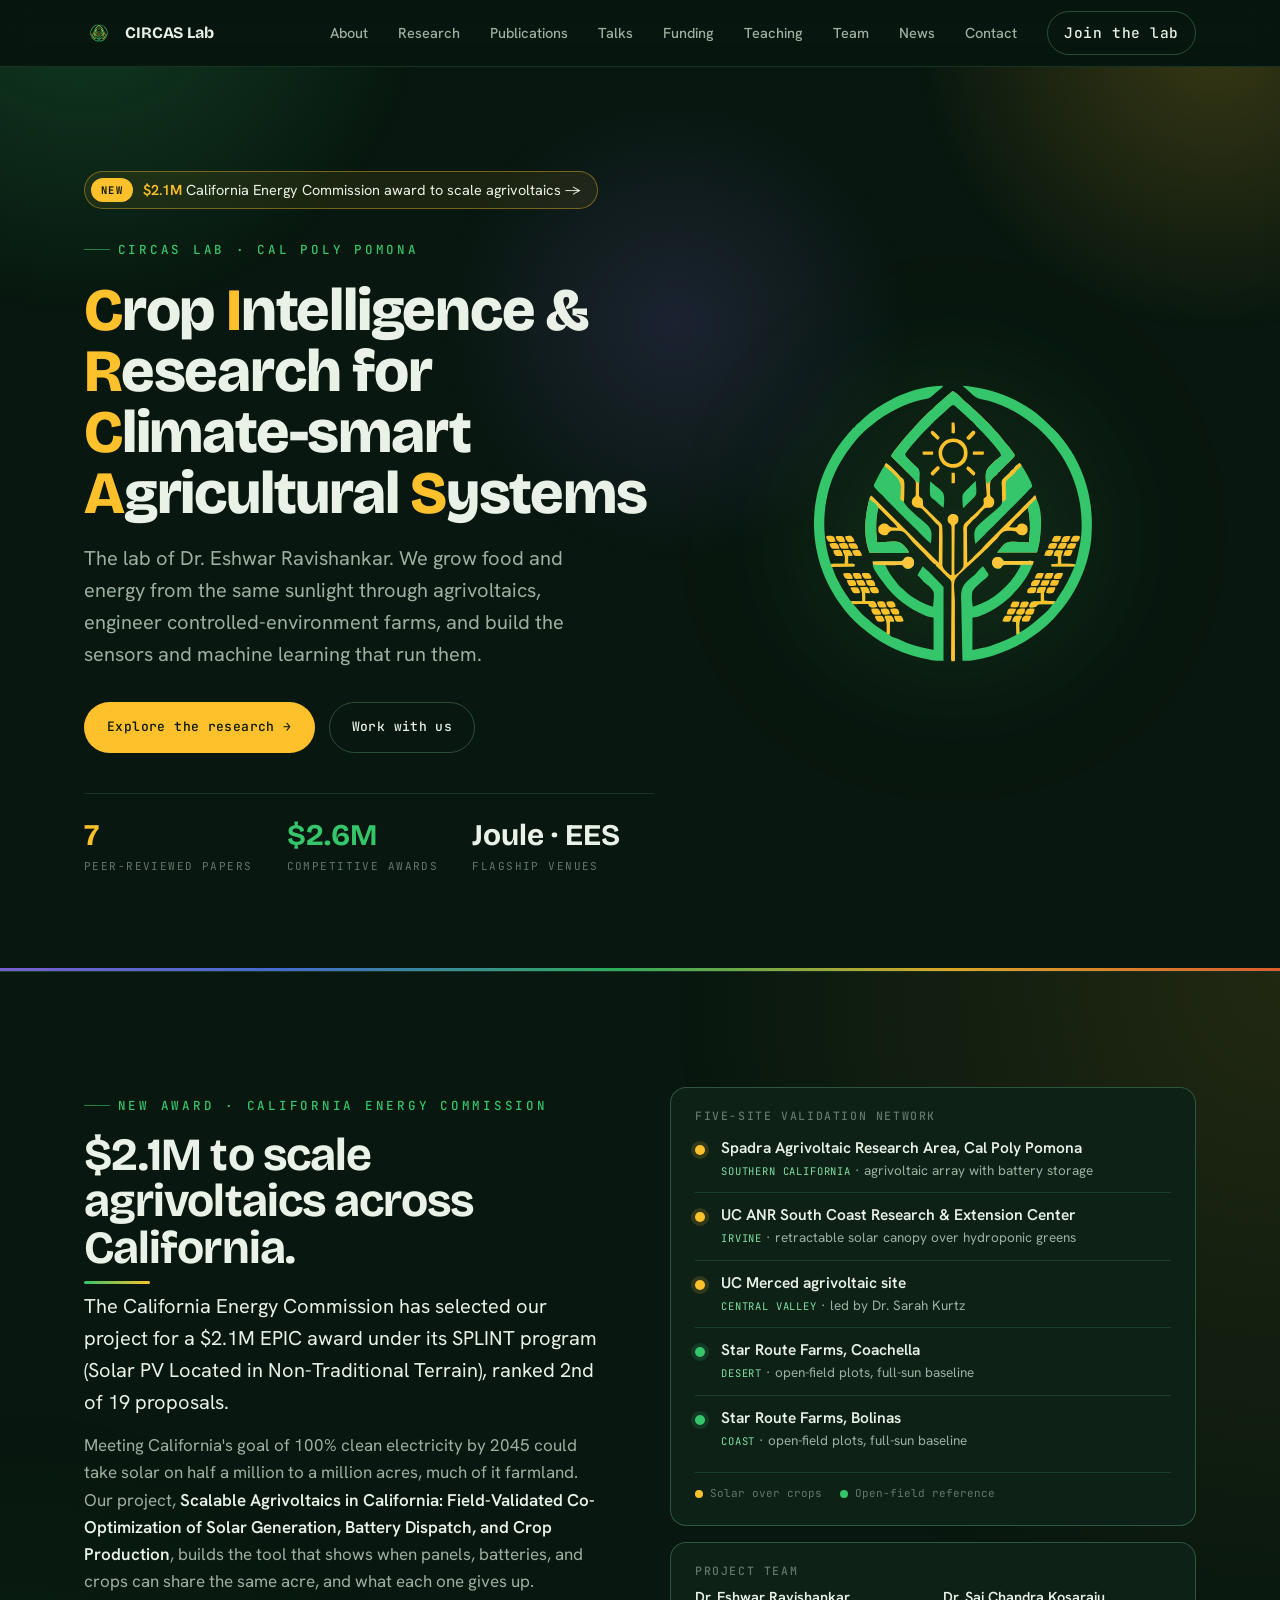
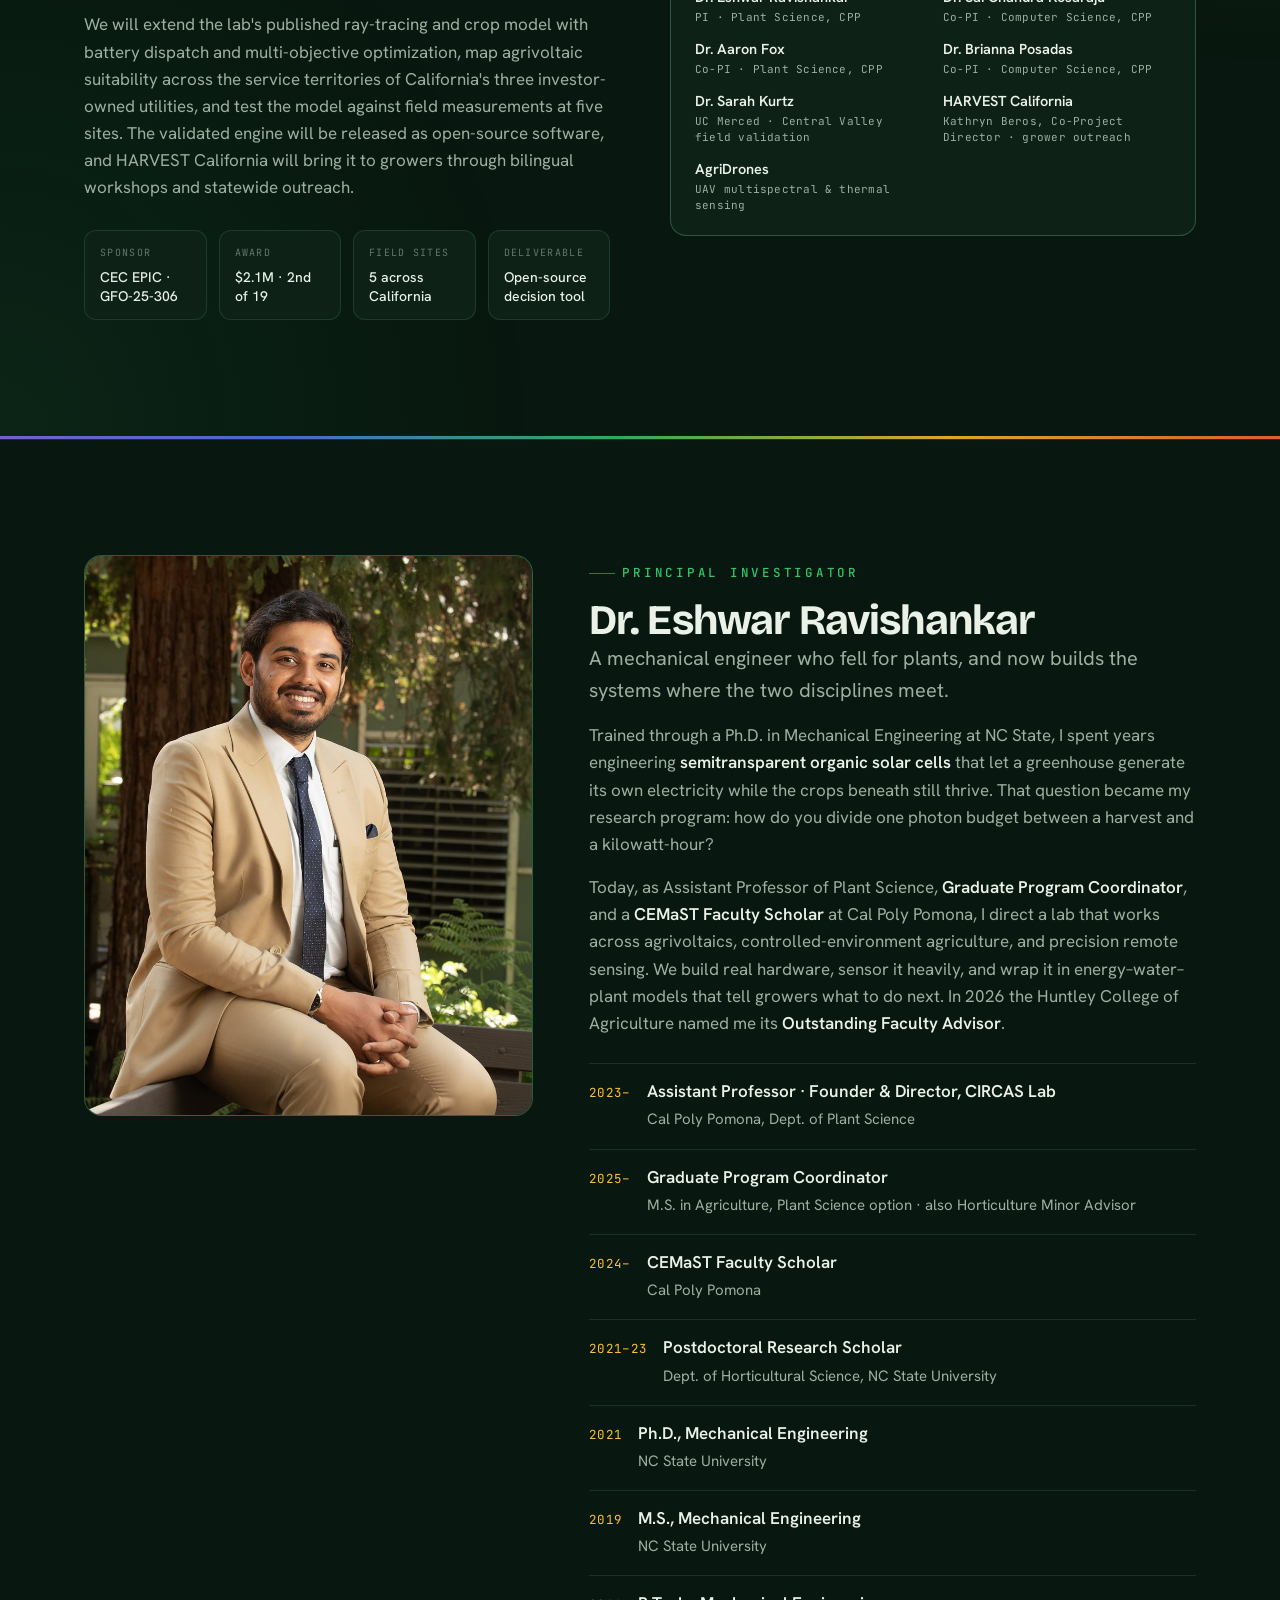
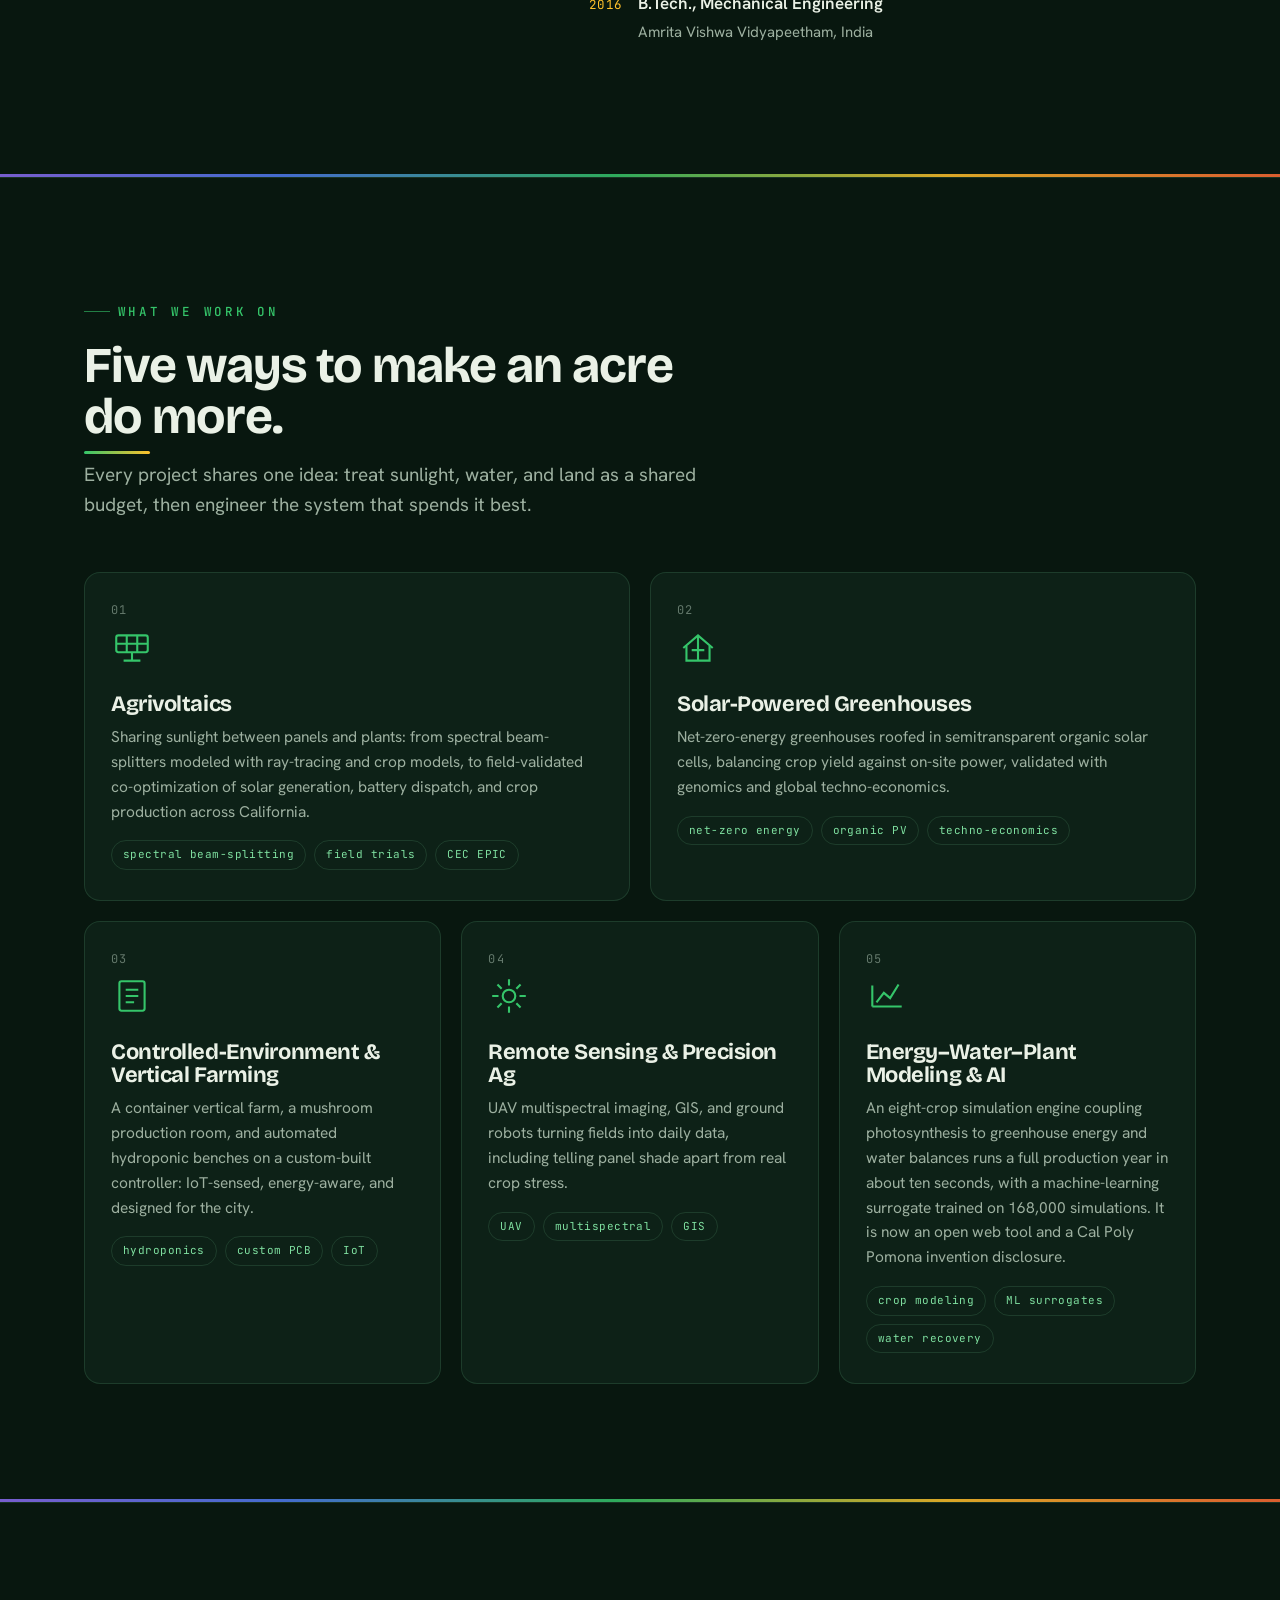
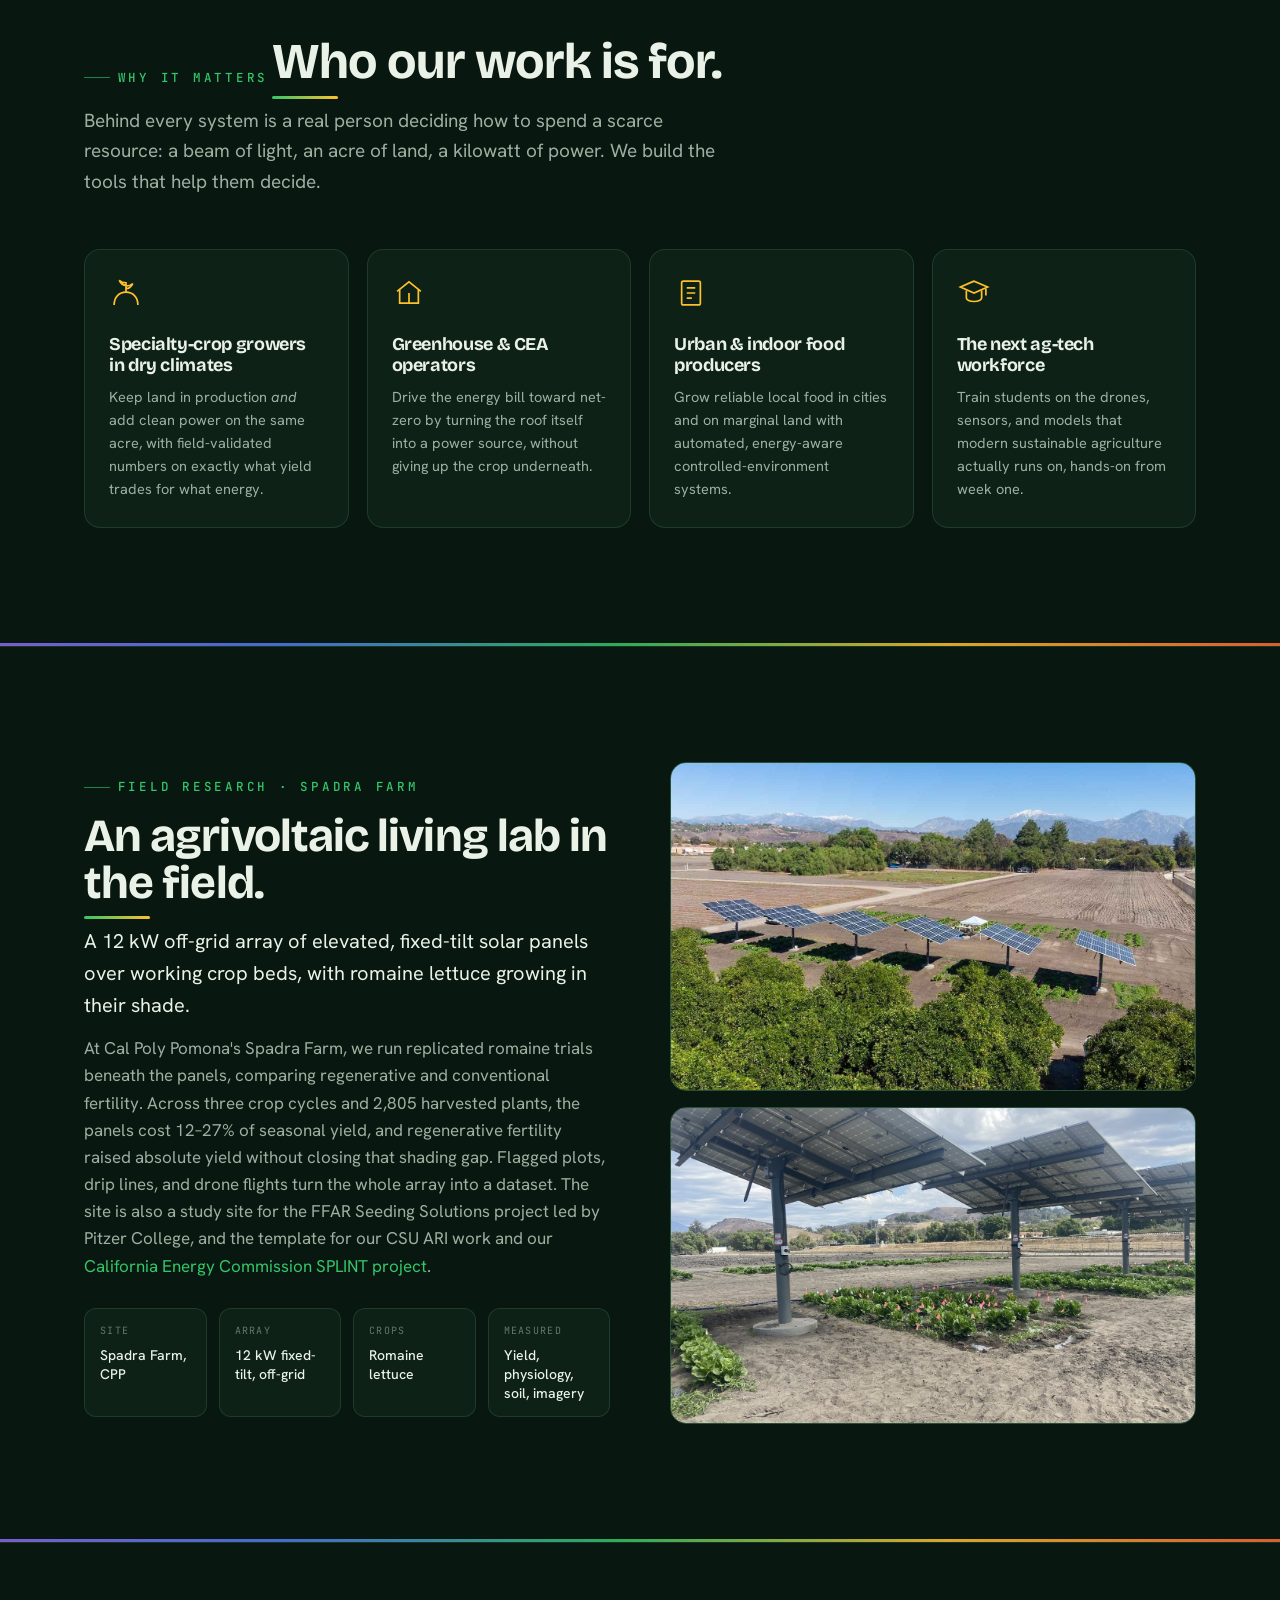
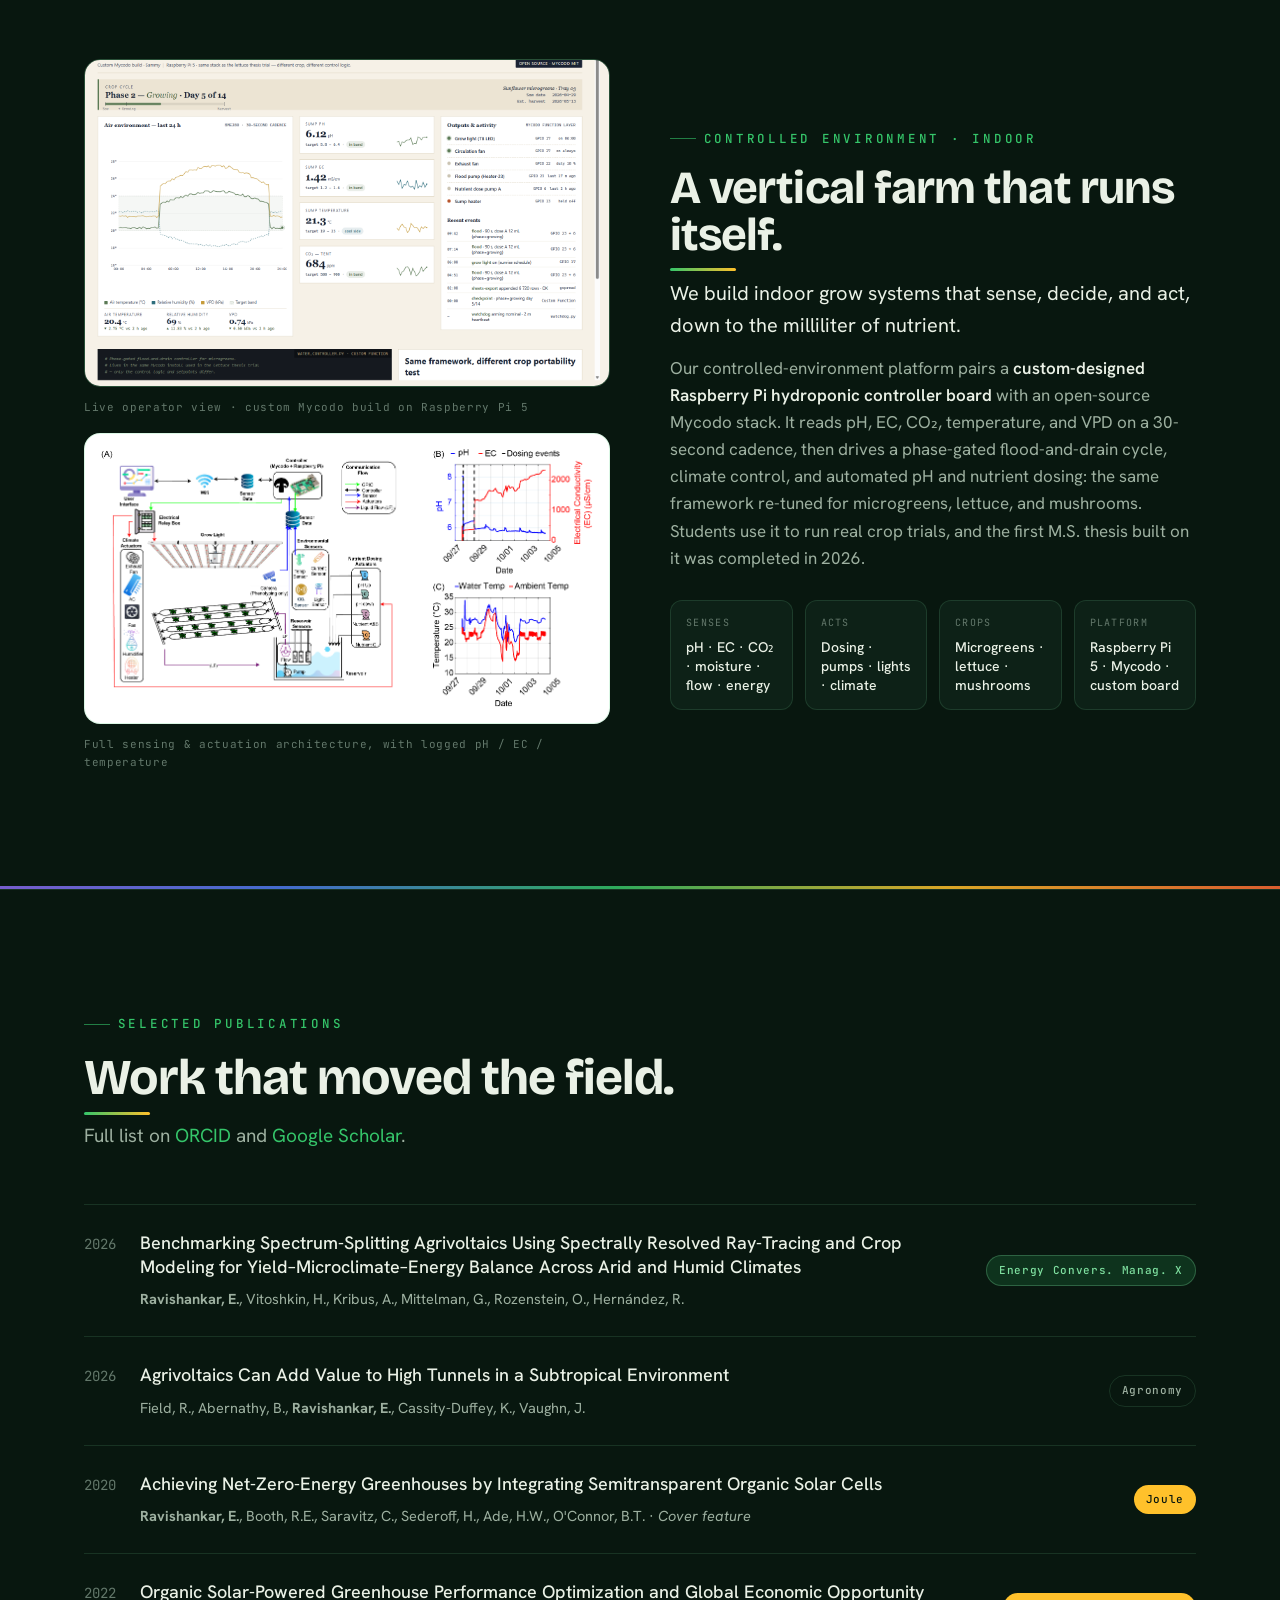
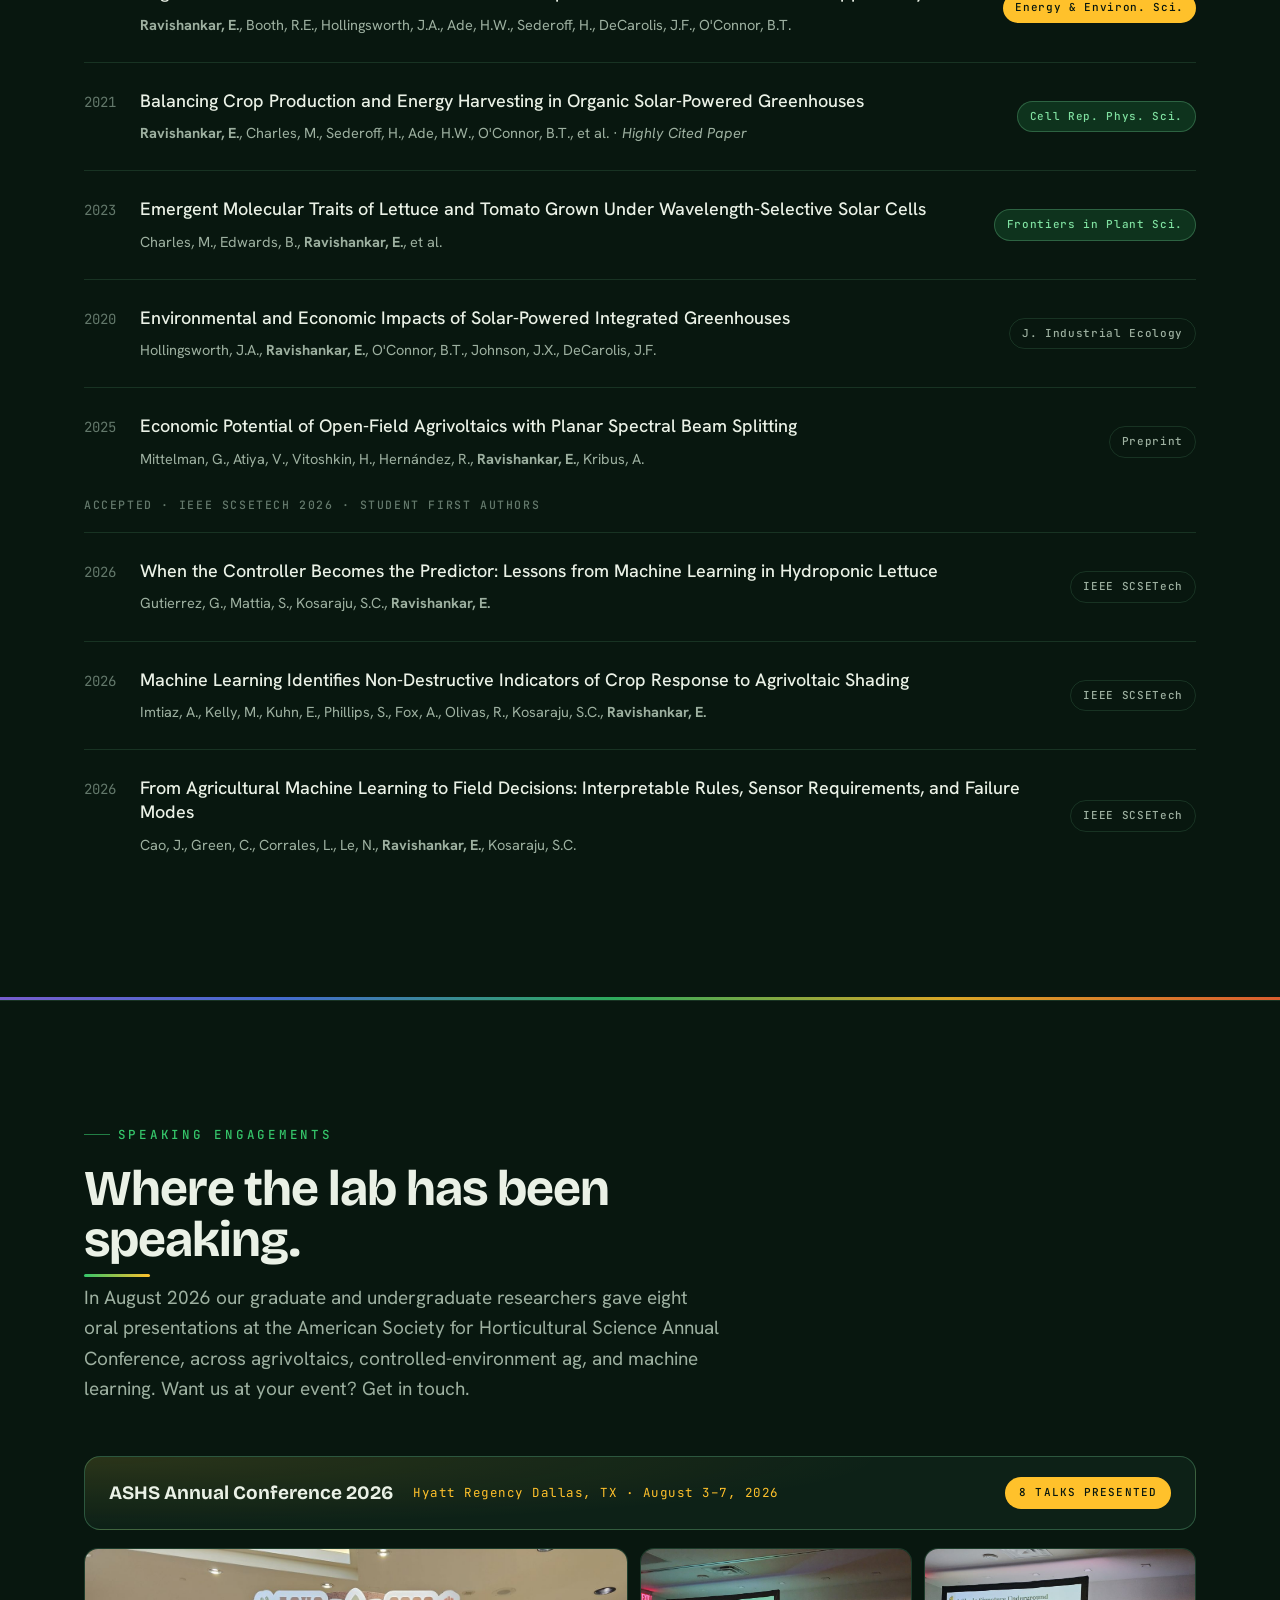
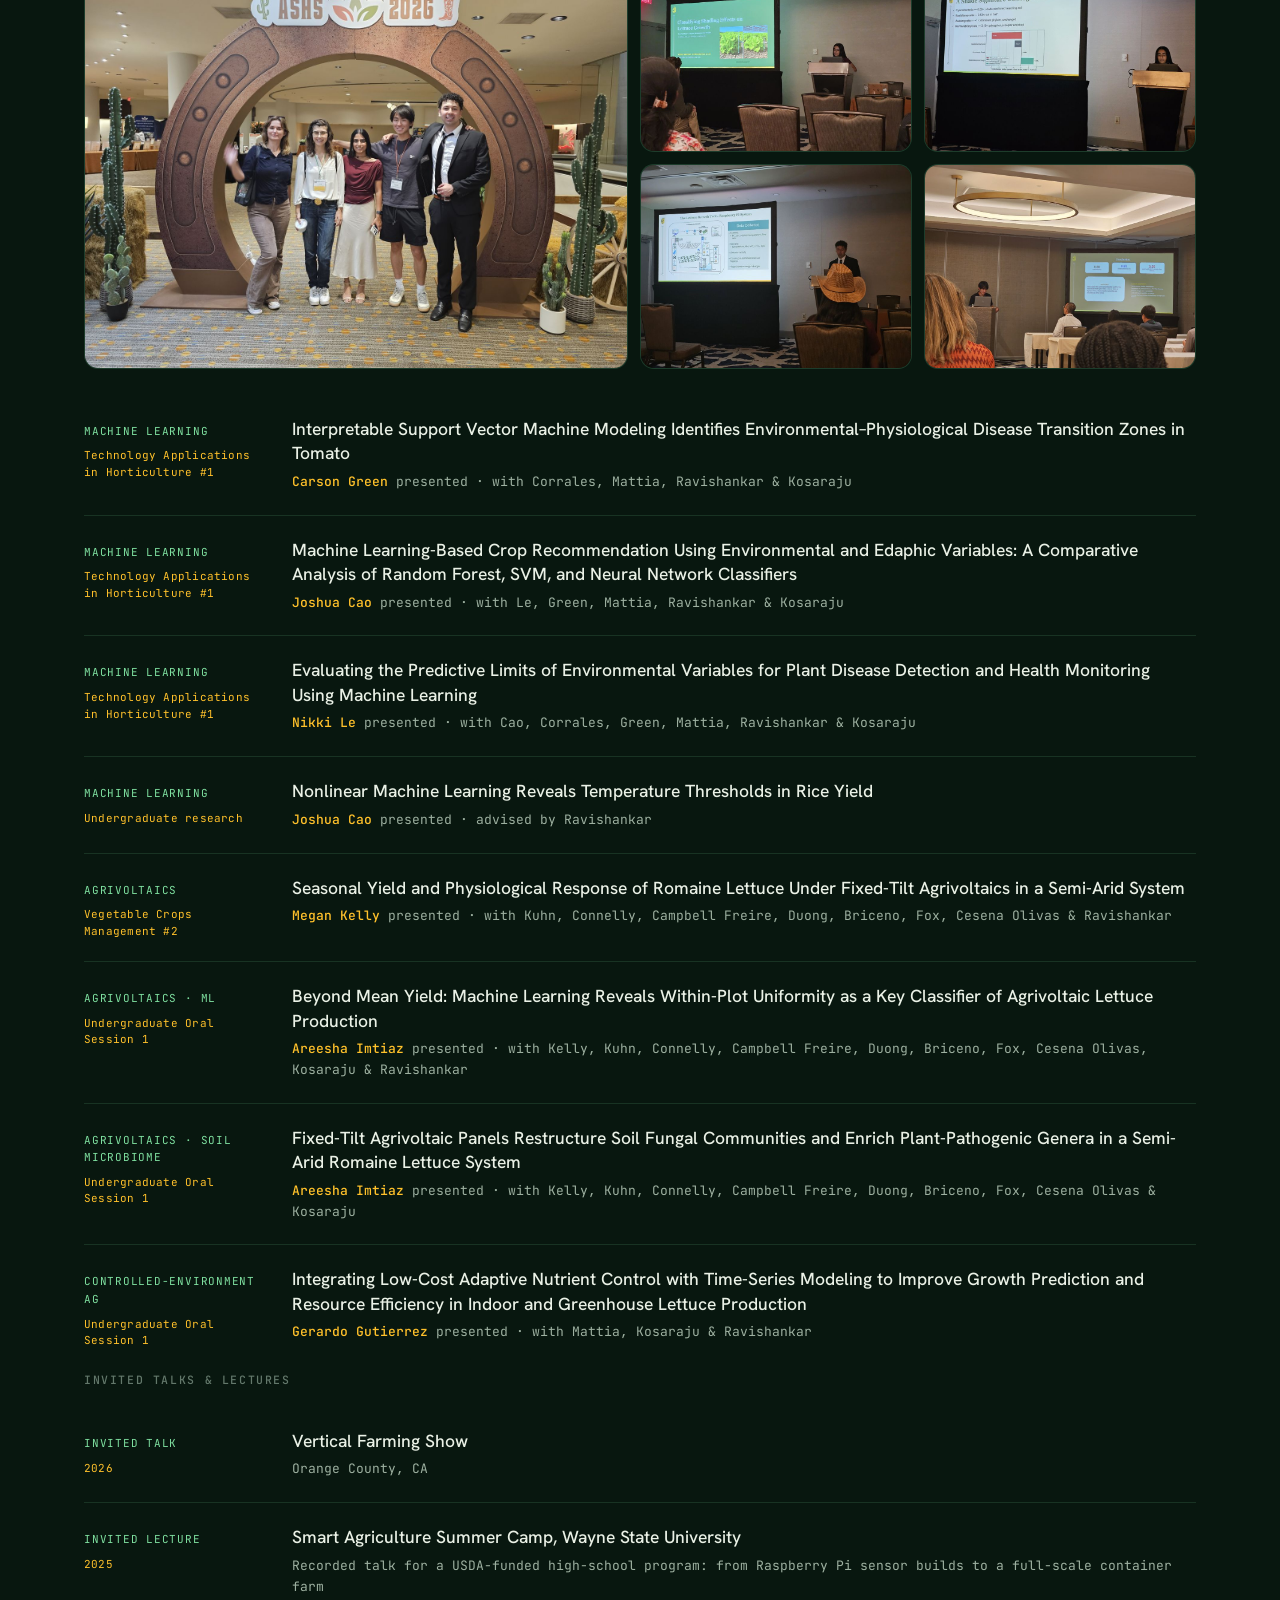
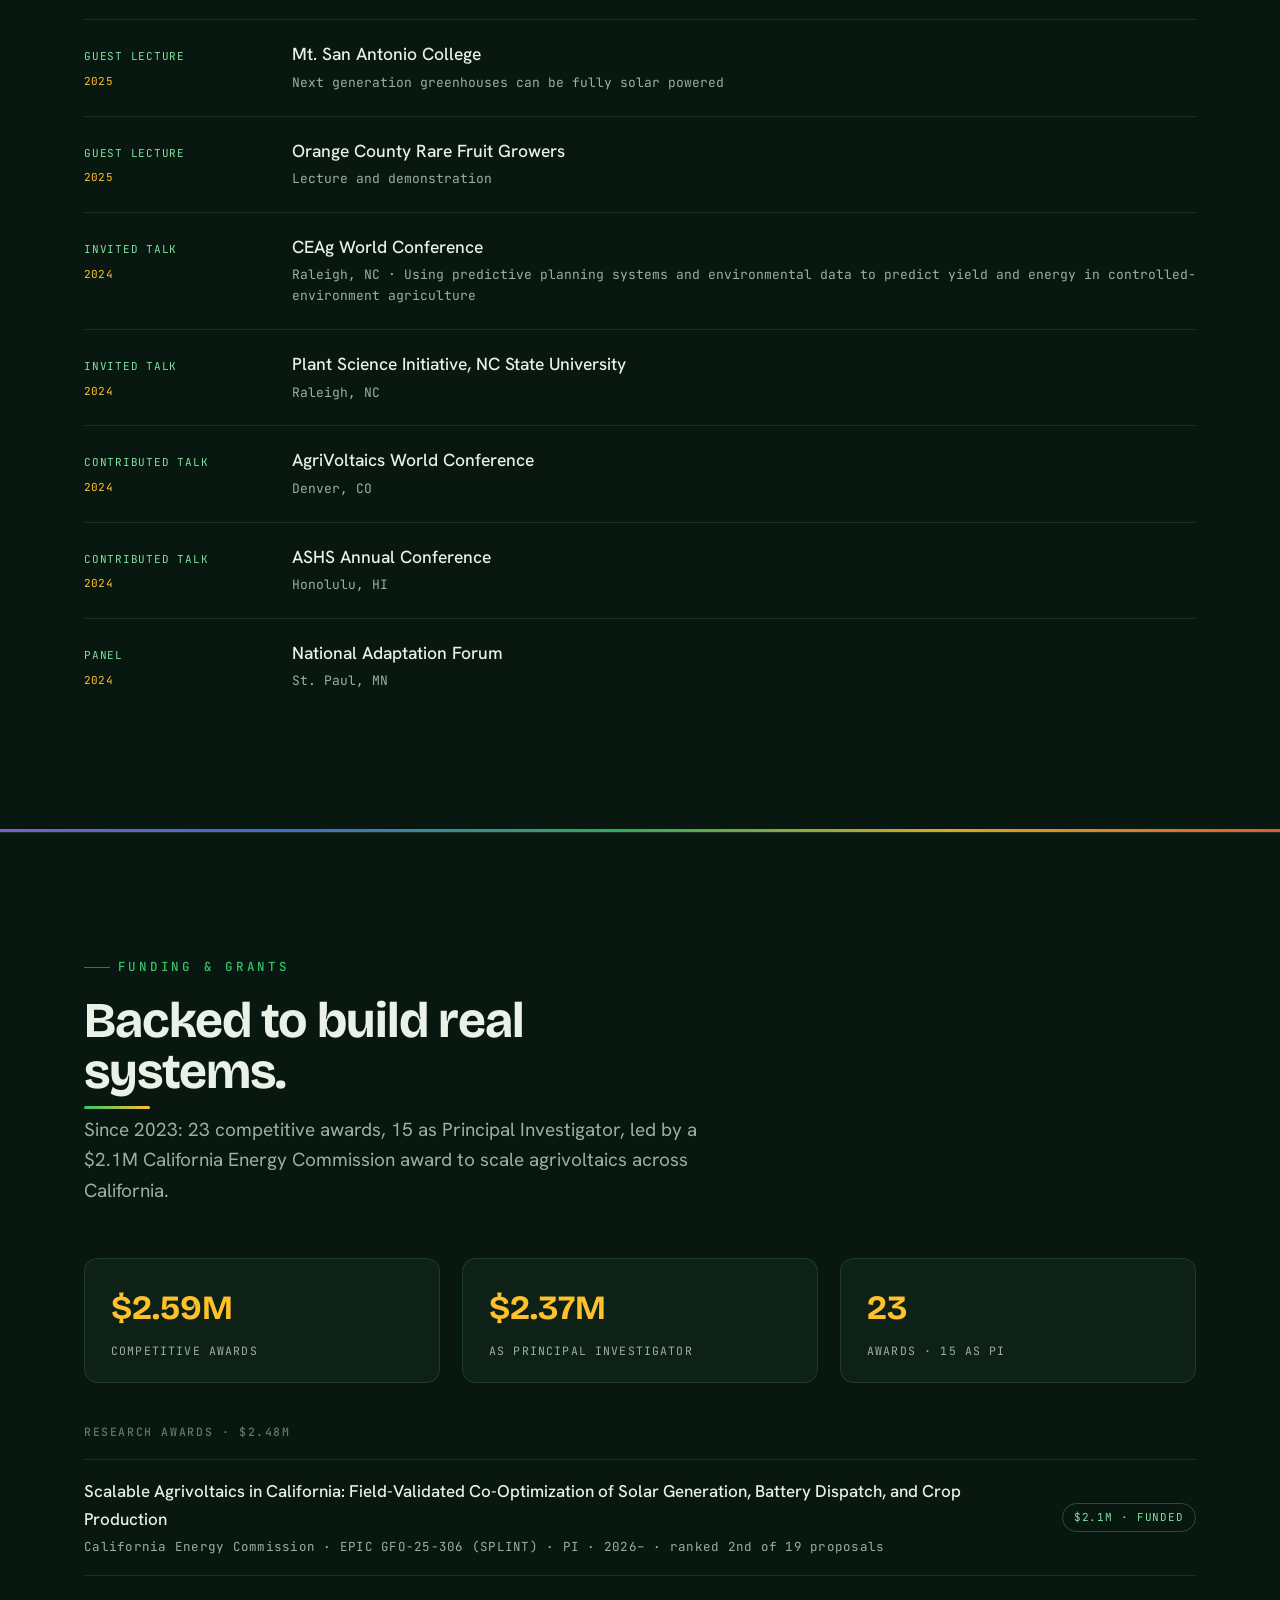
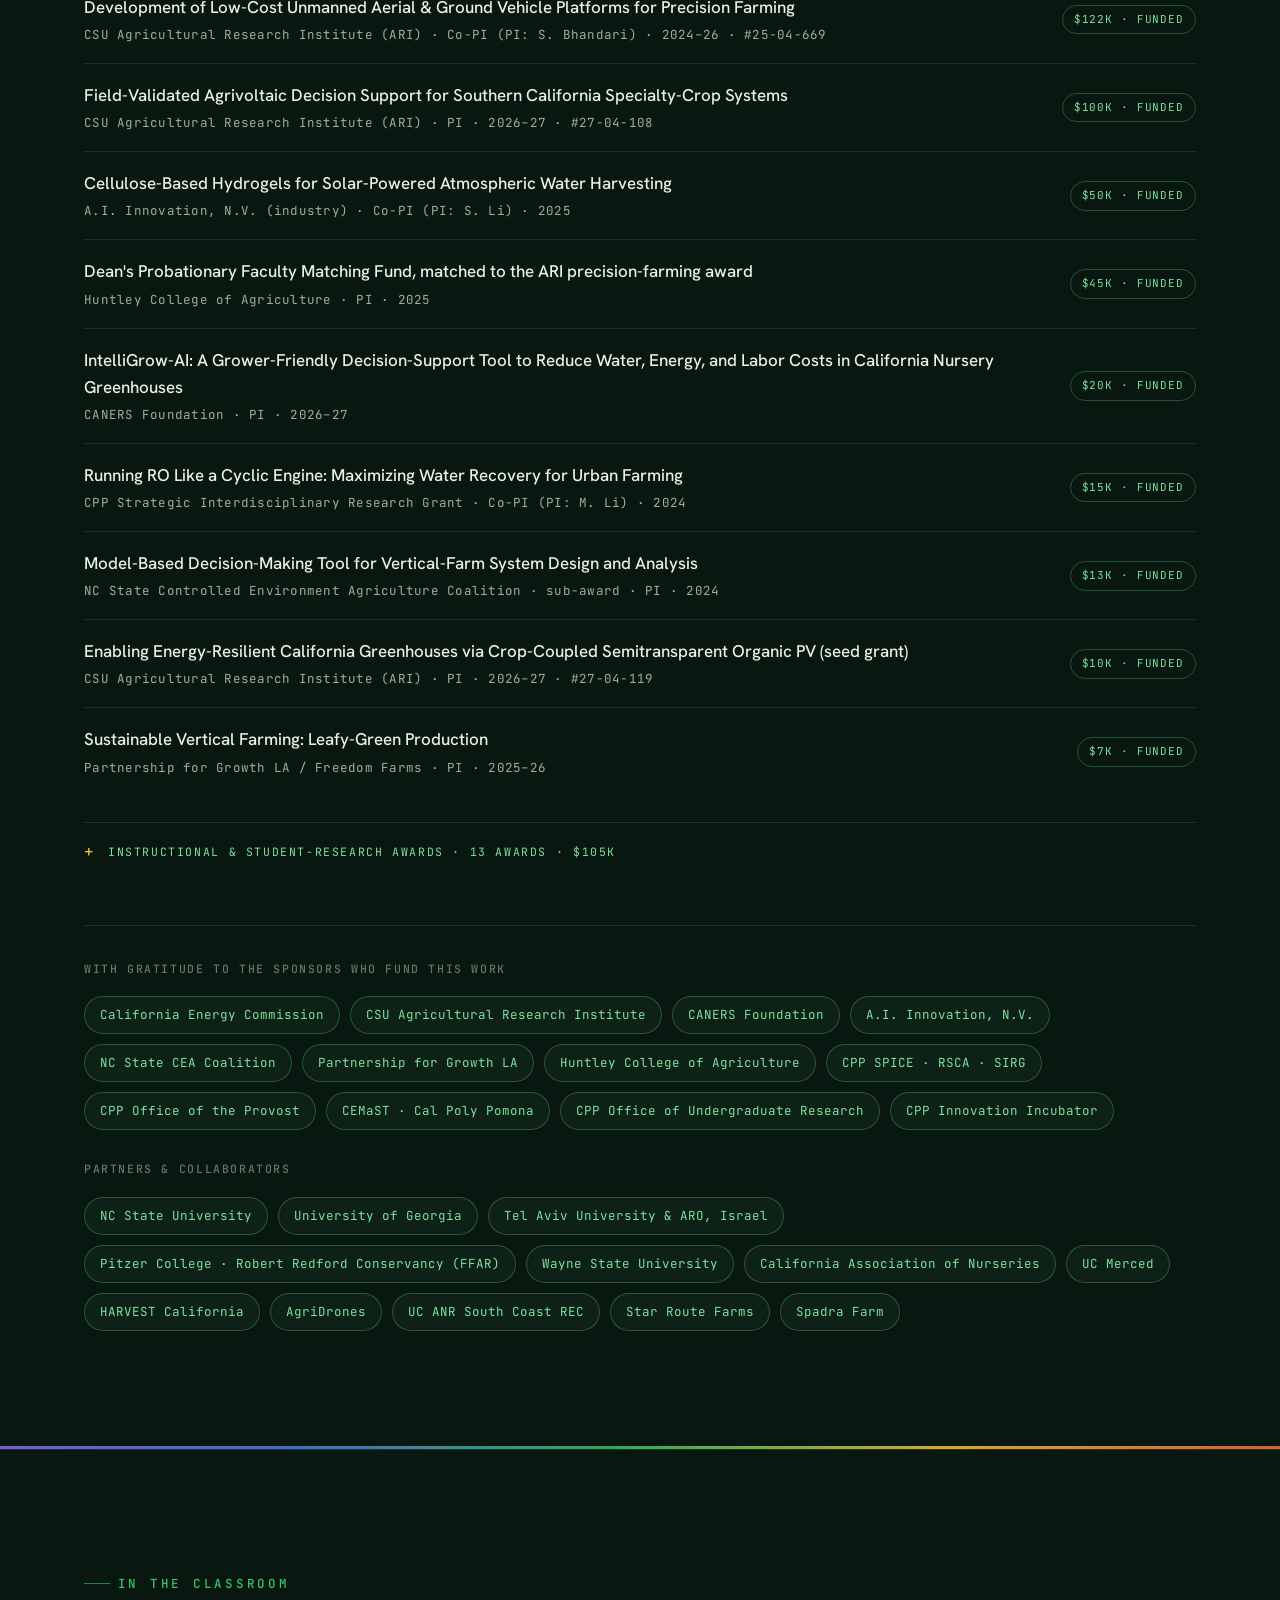
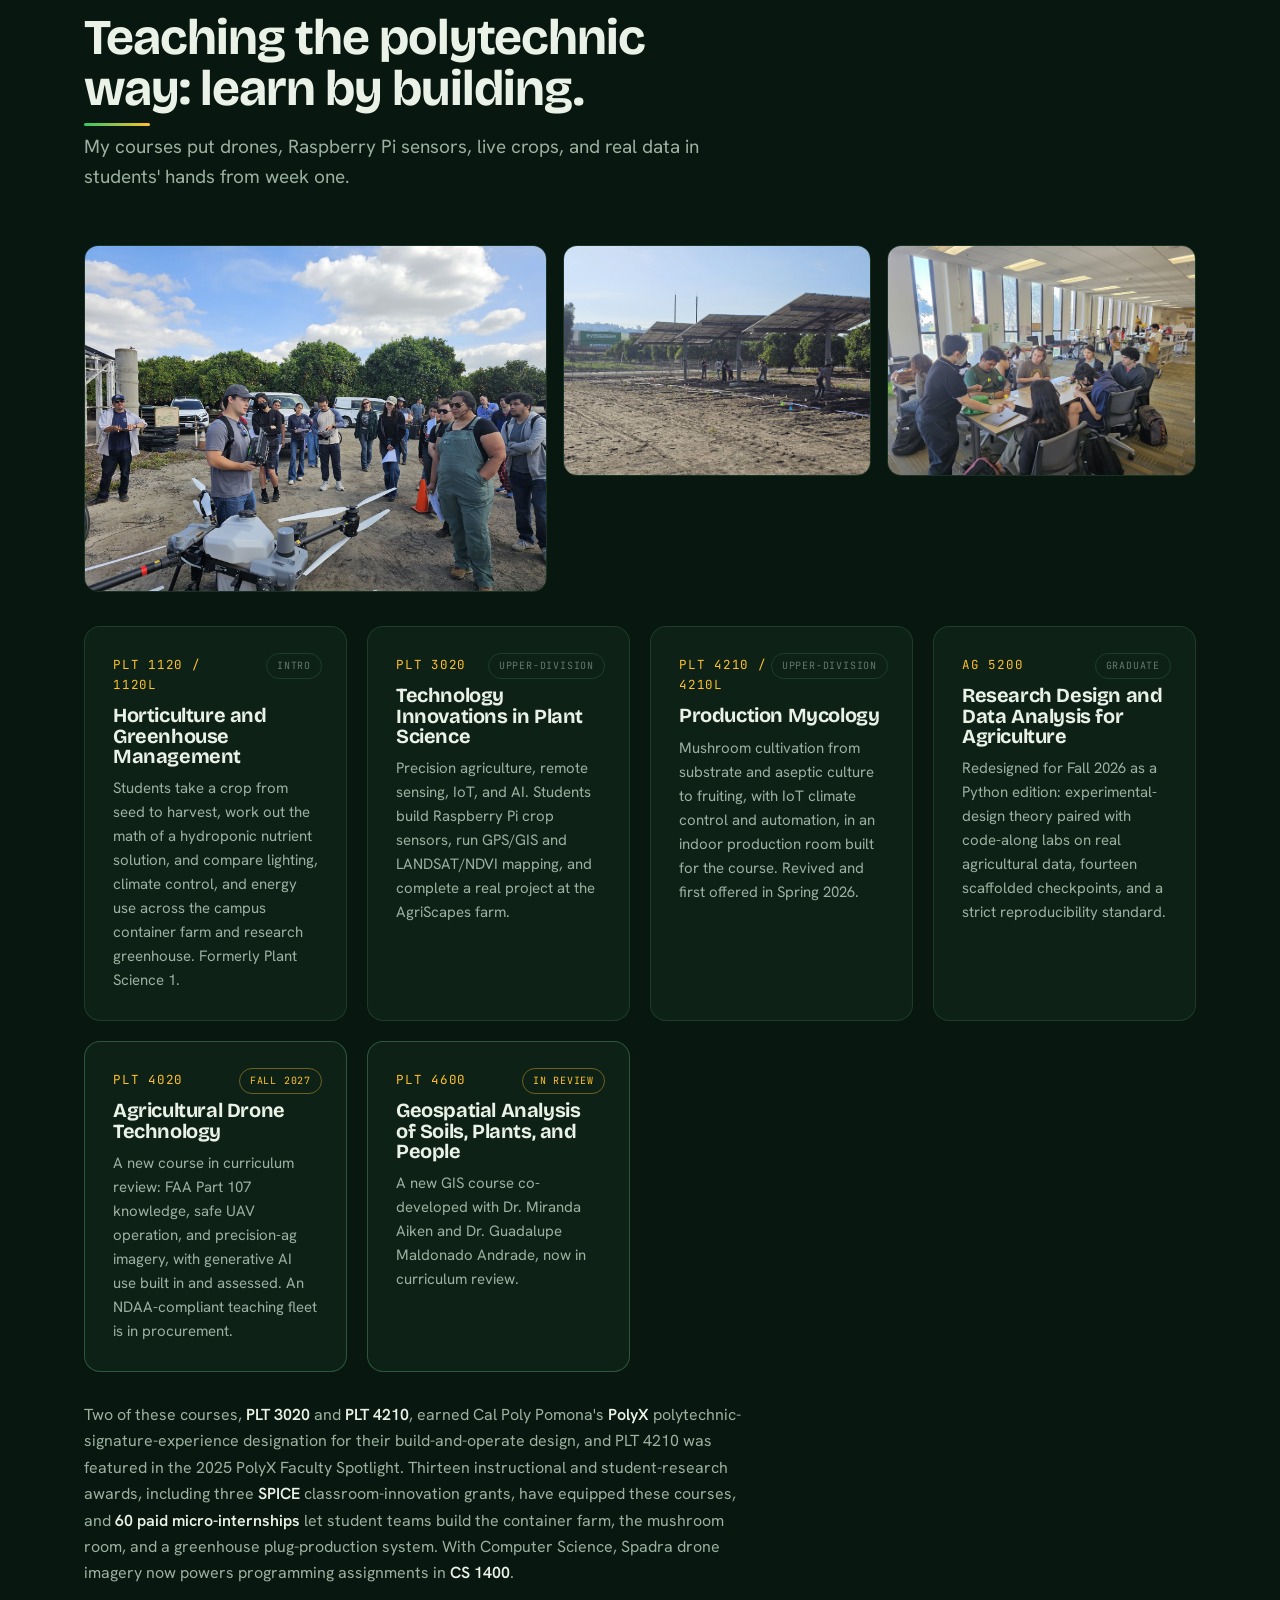
<file: index.html>
<!doctype html>
<html lang="en">
<head>
<meta charset="utf-8" />
<meta name="viewport" content="width=device-width, initial-scale=1" />
<title>Eshwar Ravishankar · CIRCAS Lab · Cal Poly Pomona</title>
<meta name="description" content="Dr. Eshwar Ravishankar is an Assistant Professor of Plant Science at Cal Poly Pomona (CPP) and leads CIRCAS Lab: Crop Intelligence & Research for Climate-smart Agricultural Systems, spanning agrivoltaics, controlled-environment agriculture, sensors, and machine learning." />
<link rel="canonical" href="https://circaslab.com/" />
<meta name="author" content="Eshwar Ravishankar" />
<script type="application/ld+json">
{
  "@context": "https://schema.org",
  "@type": "Person",
  "name": "Eshwar Ravishankar",
  "alternateName": ["Dr. Eshwar Ravishankar", "Eshwar Ravishankar CPP"],
  "jobTitle": "Assistant Professor of Plant Science",
  "worksFor": { "@type": "CollegeOrUniversity", "name": "California State Polytechnic University, Pomona", "alternateName": "Cal Poly Pomona (CPP)" },
  "affiliation": { "@type": "CollegeOrUniversity", "name": "Cal Poly Pomona" },
  "url": "https://circaslab.com/",
  "image": "https://circaslab.com/assets/img/eshwar.jpg",
  "email": "eravishankar@cpp.edu",
  "knowsAbout": ["Agrivoltaics", "Controlled-environment agriculture", "Precision agriculture", "Machine learning in agriculture", "Solar-powered greenhouses"],
  "sameAs": [
    "https://orcid.org/0000-0001-8684-4113",
    "https://scholar.google.com/citations?user=nsmYN64AAAAJ&hl=en"
  ]
}
</script>
<script type="application/ld+json">
{
  "@context": "https://schema.org",
  "@type": "ResearchOrganization",
  "name": "CIRCAS Lab",
  "legalName": "Crop Intelligence & Research for Climate-smart Agricultural Systems",
  "url": "https://circaslab.com/",
  "logo": "https://circaslab.com/assets/img/logo/favicon-192.png",
  "parentOrganization": { "@type": "CollegeOrUniversity", "name": "Cal Poly Pomona" },
  "founder": { "@type": "Person", "name": "Eshwar Ravishankar" }
}
</script>
<link rel="icon" type="image/svg+xml" href="assets/img/logo/circas-logo.svg" />
<link rel="icon" type="image/png" sizes="32x32" href="assets/img/logo/favicon-32.png" />
<link rel="icon" type="image/png" sizes="192x192" href="assets/img/logo/favicon-192.png" />
<link rel="apple-touch-icon" href="assets/img/logo/apple-touch-icon.png" />
<meta name="theme-color" content="#08170F" />
<meta property="og:type" content="website" />
<meta property="og:site_name" content="CIRCAS Lab" />
<meta property="og:title" content="CIRCAS Lab · Dr. Eshwar Ravishankar · Cal Poly Pomona" />
<meta property="og:description" content="Crop Intelligence & Research for Climate-smart Agricultural Systems: agrivoltaics, controlled-environment agriculture, sensors, and machine learning." />
<meta property="og:url" content="https://circaslab.com/" />
<meta property="og:image" content="https://circaslab.com/assets/img/logo/og-image.png" />
<meta property="og:image:width" content="1200" />
<meta property="og:image:height" content="630" />
<meta name="twitter:card" content="summary_large_image" />
<meta name="twitter:title" content="CIRCAS Lab · Cal Poly Pomona" />
<meta name="twitter:description" content="Crop Intelligence & Research for Climate-smart Agricultural Systems." />
<meta name="twitter:image" content="https://circaslab.com/assets/img/logo/og-image.png" />
<link rel="preconnect" href="https://fonts.googleapis.com" />
<link rel="preconnect" href="https://fonts.gstatic.com" crossorigin />
<link href="https://fonts.googleapis.com/css2?family=Bricolage+Grotesque:opsz,wght@12..96,500;12..96,600;12..96,700;12..96,800&family=Hanken+Grotesk:wght@400;500;600;700&family=JetBrains+Mono:wght@400;500;700&display=swap" rel="stylesheet" />
<style>
/* ============ TOKENS ============ */
:root{
  --canopy:#08170F;      /* near-black deep green base */
  --canopy-rgb:8,23,15;
  --canopy-2:#0D2117;    /* raised surface */
  --canopy-3:#12301F;    /* card */
  --leaf:#35C56A;        /* living green */
  --leaf-rgb:53,197,106;
  --leaf-soft:#7FE0A0;
  --solar:#FFC12B;       /* solar gold */
  --solar-rgb:255,193,43;
  --ember:#FF6B35;       /* energetic accent */
  --ember-rgb:255,107,53;
  --violet:#8B6BF0;      /* short-wavelength edge, used sparingly */
  --violet-rgb:139,107,240;
  --mist:#EAF1E6;        /* primary text on dark */
  --stone:#9DB0A0;       /* secondary text */
  --stone-dim:#63786B;
  --line:rgba(127,224,160,.14);
  --line-strong:rgba(127,224,160,.28);
  --maxw:1160px;
  --ff-display:"Bricolage Grotesque",system-ui,sans-serif;
  --ff-body:"Hanken Grotesk",system-ui,sans-serif;
  --ff-mono:"JetBrains Mono",ui-monospace,monospace;
}
*{box-sizing:border-box}
html{scroll-behavior:smooth}
[id]{scroll-margin-top:88px}
body{
  margin:0;background:var(--canopy);color:var(--mist);
  font-family:var(--ff-body);font-size:17px;line-height:1.6;
  -webkit-font-smoothing:antialiased;text-rendering:optimizeLegibility;
  overflow-x:hidden;
}
a{color:inherit;text-decoration:none}
img{max-width:100%;display:block}
h1,h2,h3{font-family:var(--ff-display);font-weight:700;line-height:1.02;letter-spacing:-.02em;margin:0}
p{margin:0 0 1rem}
::selection{background:var(--solar);color:var(--canopy)}

/* ============ LAYOUT ============ */
.wrap{max-width:var(--maxw);margin:0 auto;padding:0 24px}
section{position:relative}
.eyebrow{
  font-family:var(--ff-mono);font-size:12.5px;font-weight:500;letter-spacing:.22em;
  text-transform:uppercase;color:var(--leaf);display:inline-flex;align-items:center;gap:.6em;
}
.eyebrow::before{content:"";width:26px;height:1px;background:var(--leaf);opacity:.6}

/* ============ NAV ============ */
header.nav{
  position:sticky;top:0;z-index:50;
  backdrop-filter:blur(14px);background:rgba(8,23,15,.72);
  border-bottom:1px solid var(--line);
}
.nav-inner{display:flex;align-items:center;justify-content:space-between;height:66px}
.brand{display:flex;align-items:center;gap:.7rem;font-family:var(--ff-display);font-weight:700;font-size:16px;letter-spacing:-.01em}
.brand .mark{width:30px;height:30px;flex:0 0 auto}
img.mark{object-fit:contain}
.acronym-line{font-size:clamp(15px,1.9vw,19px);color:var(--stone);max-width:54ch;margin:2px 0 20px;line-height:1.55;font-weight:500}
.acronym-line .ini{color:var(--solar);font-weight:800;font-size:1.06em}
.nav-links{display:flex;gap:30px;align-items:center}
.nav-links a{font-size:14.5px;color:var(--stone);font-weight:500;transition:color .2s}
.nav-links a:hover{color:var(--mist)}
.nav-cta{
  font-family:var(--ff-mono);font-size:12.5px;letter-spacing:.04em;
  padding:9px 16px;border:1px solid var(--line-strong);border-radius:999px;color:var(--mist)!important;
  transition:background .2s,border-color .2s;
}
.nav-cta:hover{background:var(--leaf);color:var(--canopy)!important;border-color:var(--leaf)}
.nav-toggle{display:none;background:none;border:0;color:var(--mist);cursor:pointer}
@media(max-width:1000px){
  .nav-links{display:none}
  .nav-toggle{display:block}
  .nav-links.open{display:flex;position:absolute;top:66px;left:0;right:0;flex-direction:column;
    background:var(--canopy-2);padding:18px 24px;gap:18px;border-bottom:1px solid var(--line)}
}

/* ============ HERO ============ */
.hero{padding:clamp(48px,9vw,104px) 0 clamp(56px,8vw,92px);overflow:hidden}
.hero-grid{display:grid;grid-template-columns:1.08fr .92fr;gap:56px;align-items:center}
.hero h1{
  font-size:clamp(32px,4.8vw,60px);font-weight:800;margin:20px 0 18px;
}
.hero h1 .g{color:var(--leaf)}
.hero h1 .y{color:var(--solar)}
.hero-h1 .ini{color:var(--solar)}
/* big hero logo (replaces the beam-split diagram) */
.hero-logo{position:relative;width:100%;max-width:500px;margin:0 auto;display:flex;align-items:center;justify-content:center}
.hero-logo img{width:100%;height:auto;
  filter:drop-shadow(0 0 55px rgba(var(--leaf-rgb),.22)) drop-shadow(0 0 100px rgba(var(--solar-rgb),.08));
  animation:logoFloat 7s ease-in-out infinite}
@keyframes logoFloat{0%,100%{transform:translateY(0)}50%{transform:translateY(-14px)}}
@media(max-width:860px){.hero-logo{max-width:300px;order:-1}}
.hero-sub{font-size:clamp(17px,2vw,20px);color:var(--stone);max-width:46ch;margin-bottom:32px}
.hero-cta{display:flex;gap:14px;flex-wrap:wrap;margin-bottom:40px}
.btn{
  font-family:var(--ff-mono);font-size:13px;letter-spacing:.03em;font-weight:500;
  padding:14px 22px;border-radius:999px;display:inline-flex;align-items:center;gap:.6em;
  transition:transform .18s ease,box-shadow .18s ease,background .2s;cursor:pointer;border:1px solid transparent;
}
.btn-primary{background:var(--solar);color:var(--canopy)}
.btn-primary:hover{transform:translateY(-2px);box-shadow:0 10px 30px -8px rgba(255,193,43,.5)}
.btn-ghost{border-color:var(--line-strong);color:var(--mist)}
.btn-ghost:hover{border-color:var(--leaf);color:var(--leaf);transform:translateY(-2px)}
.hero-stats{display:flex;gap:34px;flex-wrap:wrap;border-top:1px solid var(--line);padding-top:26px}
.stat .num{font-family:var(--ff-display);font-weight:700;font-size:30px;line-height:1}
.stat .num.g{color:var(--leaf)}.stat .num.y{color:var(--solar)}
.stat .lab{font-family:var(--ff-mono);font-size:11px;letter-spacing:.13em;text-transform:uppercase;color:var(--stone-dim);margin-top:8px}

/* ---- signature: spectral beam-split diagram ---- */
.split-viz{position:relative;aspect-ratio:1/1;width:100%;max-width:460px;margin:0 auto}
.split-viz svg{width:100%;height:100%;overflow:visible}
.beam{stroke-linecap:round;fill:none}
.draw{stroke-dasharray:1;stroke-dashoffset:1;animation:draw 1.4s ease forwards}
.draw.d1{animation-delay:.2s}.draw.d2{animation-delay:.9s}.draw.d3{animation-delay:.9s}
@keyframes draw{to{stroke-dashoffset:0}}
.viz-label{font-family:var(--ff-mono);font-size:11px;letter-spacing:.12em;text-transform:uppercase;fill:var(--stone)}
.viz-node{opacity:0;animation:pop .5s ease forwards 1.7s}
@keyframes pop{from{opacity:0;transform:scale(.6)}to{opacity:1;transform:scale(1)}}
.pulse-sun{transform-origin:center;animation:sunpulse 4s ease-in-out infinite}
@keyframes sunpulse{0%,100%{opacity:.85}50%{opacity:1}}
@media(max-width:860px){
  .hero-grid{grid-template-columns:1fr;gap:36px}
  .split-viz{max-width:340px;order:-1}
}

/* ============ SECTION SHELL ============ */
.band{padding:clamp(64px,9vw,116px) 0;border-top:1px solid var(--line)}
.band-head{max-width:640px;margin-bottom:52px}
.band-head h2{font-size:clamp(30px,4.4vw,50px);margin:18px 0 0}
.band-head p{color:var(--stone);font-size:19px;margin-top:18px}

/* spectrum divider (echo of signature) */
.spectrum-rule{height:3px;border:0;margin:0;
  background:linear-gradient(90deg,var(--violet),#4f7bf0 22%,var(--leaf) 48%,var(--solar) 74%,var(--ember));
  opacity:.85}

/* ============ ABOUT ============ */
.about-grid{display:grid;grid-template-columns:.85fr 1.15fr;gap:56px;align-items:start}
.portrait{
  position:relative;border-radius:18px;overflow:hidden;aspect-ratio:4/5;
  background:linear-gradient(160deg,var(--canopy-3),var(--canopy-2));border:1px solid var(--line-strong);
}
.portrait img{width:100%;height:100%;object-fit:cover}
.portrait .ph{position:absolute;inset:0;display:flex;flex-direction:column;align-items:center;justify-content:center;gap:12px;color:var(--stone-dim);text-align:center;padding:24px}
.portrait .ph .ph-ic{font-size:34px}
.portrait .ph code{font-family:var(--ff-mono);font-size:11px;color:var(--stone)}
.about-body h2{font-size:clamp(28px,3.6vw,42px)}
.lead{font-size:20px;color:var(--mist)}
.about-body p{color:var(--stone)}
.about-body strong{color:var(--mist);font-weight:600}
.cred-list{list-style:none;padding:0;margin:26px 0 0;display:grid;gap:2px}
.cred-list li{display:grid;grid-template-columns:auto 1fr;gap:16px;align-items:baseline;padding:14px 0;border-top:1px solid var(--line)}
.cred-list .yr{font-family:var(--ff-mono);font-size:12.5px;color:var(--solar);letter-spacing:.03em}
.cred-list .d strong{display:block;color:var(--mist);font-weight:600}
.cred-list .d span{color:var(--stone);font-size:15px}
@media(max-width:820px){.about-grid{grid-template-columns:1fr;gap:34px}.portrait{max-width:340px}}

/* ============ RESEARCH ============ */
.rgrid{display:grid;grid-template-columns:repeat(6,1fr);gap:20px}
.rcard{
  grid-column:span 2;background:var(--canopy-2);border:1px solid var(--line);border-radius:16px;
  padding:28px 26px 30px;position:relative;overflow:hidden;transition:border-color .25s,transform .25s;
}
.rcard:hover{border-color:var(--line-strong);transform:translateY(-4px)}
.rcard::after{content:"";position:absolute;left:0;top:0;height:3px;width:100%;
  background:linear-gradient(90deg,var(--leaf),var(--solar));transform:scaleX(0);transform-origin:left;transition:transform .3s}
.rcard:hover::after{transform:scaleX(1)}
.rcard.wide{grid-column:span 3}
.rcard .rn{font-family:var(--ff-mono);font-size:12px;color:var(--stone-dim);letter-spacing:.1em}
.rcard .ric{width:42px;height:42px;margin:6px 0 16px;color:var(--leaf)}
.rcard h3{font-size:22px;margin-bottom:10px}
.rcard p{color:var(--stone);font-size:15.5px;margin:0}
.rcard .tags{margin-top:16px;display:flex;flex-wrap:wrap;gap:8px}
.tag{font-family:var(--ff-mono);font-size:11px;letter-spacing:.04em;color:var(--leaf-soft);
  border:1px solid var(--line);border-radius:999px;padding:5px 11px}
@media(max-width:900px){.rgrid{grid-template-columns:1fr 1fr}.rcard,.rcard.wide{grid-column:span 1}}
@media(max-width:560px){.rgrid{grid-template-columns:1fr}}

/* ============ PUBLICATIONS ============ */
.pub{display:grid;grid-template-columns:auto 1fr auto;gap:24px;align-items:baseline;
  padding:26px 0;border-top:1px solid var(--line);transition:background .2s}
.pub:hover{background:linear-gradient(90deg,rgba(53,197,106,.05),transparent)}
.pub .py{font-family:var(--ff-mono);font-size:14px;color:var(--stone-dim)}
.pub .pt{font-size:18px;color:var(--mist);font-weight:500;line-height:1.35;margin:0 0 8px}
.pub .pa{color:var(--stone);font-size:14.5px;margin:0}
.pub .pa em{color:var(--stone)}
.venue{font-family:var(--ff-mono);font-size:11px;letter-spacing:.06em;padding:6px 12px;border-radius:999px;
  white-space:nowrap;font-weight:500;align-self:center}
.venue.flag{background:var(--solar);color:var(--canopy)}
.venue.mid{background:rgba(53,197,106,.16);color:var(--leaf-soft);border:1px solid var(--line-strong)}
.venue.std{border:1px solid var(--line);color:var(--stone)}
@media(max-width:720px){.pub{grid-template-columns:auto 1fr;gap:8px 18px}.venue{grid-column:2;justify-self:start;margin-top:6px}}
.pub-sub{margin:48px 0 4px}
.grad-list{margin-top:8px;max-width:880px}
.grad-list .yr{min-width:78px}

/* ============ FUNDING ============ */
.fund-top{display:flex;gap:22px;flex-wrap:wrap;margin-bottom:40px}
.fchip{background:var(--canopy-2);border:1px solid var(--line);border-radius:14px;padding:22px 26px;flex:1;min-width:180px}
.fchip .fn{font-family:var(--ff-display);font-weight:700;font-size:34px;color:var(--solar)}
.fchip .fl{font-family:var(--ff-mono);font-size:11.5px;letter-spacing:.1em;text-transform:uppercase;color:var(--stone);margin-top:6px}
.grants{display:grid;gap:0}
.grant{display:grid;grid-template-columns:1fr auto;gap:18px;align-items:center;padding:18px 0;border-top:1px solid var(--line)}
.grant .gt{color:var(--mist);font-weight:500}
.grant .gm{font-family:var(--ff-mono);font-size:12.5px;color:var(--stone);margin-top:4px;letter-spacing:.02em}
.grant .gr{font-family:var(--ff-mono);font-size:11px;letter-spacing:.08em;text-transform:uppercase;
  padding:5px 11px;border-radius:999px;border:1px solid var(--line-strong);color:var(--leaf-soft);white-space:nowrap}
.grant .gr.rev{color:var(--solar);border-color:rgba(255,193,43,.4)}
.more-grants{margin-top:26px;border-top:1px solid var(--line)}
.more-grants summary{cursor:pointer;list-style:none;padding:20px 0 16px;font-family:var(--ff-mono);font-size:11.5px;letter-spacing:.14em;
  text-transform:uppercase;color:var(--leaf-soft);display:flex;align-items:center;gap:10px}
.more-grants summary::-webkit-details-marker{display:none}
.more-grants summary::before{content:"+";font-size:16px;line-height:1;color:var(--solar);width:14px}
.more-grants[open] summary::before{content:"−"}
.more-grants summary:hover{color:var(--mist)}
@media(max-width:640px){.grant{grid-template-columns:1fr;gap:10px}.grant .gr{justify-self:start}}

/* ============ TEACHING ============ */
.tgrid{display:grid;grid-template-columns:repeat(auto-fit,minmax(258px,1fr));gap:20px}
.tcard{background:var(--canopy-2);border:1px solid var(--line);border-radius:16px;padding:28px;position:relative}
.tcard .tc{font-family:var(--ff-mono);font-size:12.5px;color:var(--solar);letter-spacing:.06em;padding-right:88px;display:block}
.tcard h3{font-size:20px;margin:10px 0 10px}
.tcard p{color:var(--stone);font-size:15px;margin:0}
.tcard .tlvl{position:absolute;top:26px;right:24px;font-family:var(--ff-mono);font-size:10px;letter-spacing:.08em;
  text-transform:uppercase;color:var(--stone-dim);border:1px solid var(--line);border-radius:999px;padding:4px 10px}
.tcard.soon{border-color:var(--line-strong)}
.tcard.soon .tlvl{color:var(--solar);border-color:rgba(255,193,43,.4)}
.teach-note{color:var(--stone);font-size:16px;max-width:74ch;margin:30px 0 0;line-height:1.65}
.teach-note strong{color:var(--mist);font-weight:600}
.teach-extra{margin-top:34px}
@media(max-width:680px){.tgrid{grid-template-columns:1fr}.tcard .tc{padding-right:80px}}

/* ============ JOIN ============ */
.join{background:
  radial-gradient(120% 140% at 100% 0%,rgba(255,193,43,.14),transparent 55%),
  radial-gradient(120% 140% at 0% 100%,rgba(53,197,106,.16),transparent 55%),
  var(--canopy-2);
  border:1px solid var(--line-strong);border-radius:24px;padding:clamp(38px,6vw,72px);text-align:center}
.join h2{font-size:clamp(30px,4.6vw,52px);max-width:16ch;margin:16px auto 18px}
.join p{color:var(--stone);max-width:56ch;margin:0 auto 30px;font-size:19px}
.join .who{display:flex;gap:12px;flex-wrap:wrap;justify-content:center;margin-bottom:34px}
.who span{font-family:var(--ff-mono);font-size:12.5px;color:var(--leaf-soft);border:1px solid var(--line);
  border-radius:999px;padding:8px 15px}

/* ============ FOOTER ============ */
footer{border-top:1px solid var(--line);padding:64px 0 48px;margin-top:8px}
.foot-grid{display:grid;grid-template-columns:1.4fr 1fr 1fr;gap:40px}
.foot-brand{display:flex;align-items:center;gap:.7rem;font-family:var(--ff-display);font-weight:700;font-size:18px;margin-bottom:16px}
.foot-brand .mark{width:28px;height:28px}
.foot p{color:var(--stone);font-size:15px;max-width:34ch}
.foot h4{font-family:var(--ff-mono);font-size:11.5px;letter-spacing:.14em;text-transform:uppercase;color:var(--stone-dim);margin:0 0 16px;font-weight:500}
.foot ul{list-style:none;padding:0;margin:0;display:grid;gap:11px}
.foot ul a{color:var(--stone);font-size:15px;transition:color .2s}
.foot ul a:hover{color:var(--leaf)}
.foot-bot{margin-top:52px;padding-top:26px;border-top:1px solid var(--line);
  display:flex;justify-content:space-between;gap:16px;flex-wrap:wrap;
  font-family:var(--ff-mono);font-size:12px;color:var(--stone-dim);letter-spacing:.02em}
@media(max-width:720px){.foot-grid{grid-template-columns:1fr 1fr}.foot-brand{grid-column:1/-1}}

/* ============ FEATURE BANDS (image + text) ============ */
.feature{padding:clamp(64px,9vw,116px) 0;border-top:1px solid var(--line)}
.feature-grid{display:grid;grid-template-columns:1fr 1fr;gap:clamp(34px,5vw,60px);align-items:center}
.feature-text h2{font-size:clamp(28px,4vw,46px);margin:16px 0 18px}
.feature-text .lead{font-size:20px;color:var(--mist);margin-bottom:14px}
.feature-text p{color:var(--stone);font-size:17px}
.feature-text strong{color:var(--mist);font-weight:600}
.feature-media{display:grid;gap:16px}
.feature-media img{border-radius:16px;border:1px solid var(--line-strong);width:100%;object-fit:cover;display:block}
.feature-media .big{aspect-ratio:16/10}
.feature-media .two{display:grid;grid-template-columns:1fr 1fr;gap:16px}
.feature-media .two img{aspect-ratio:4/3}
.feature-media .figure-card{background:#fff;padding:14px 16px;border-radius:16px;border:1px solid var(--line-strong)}
.feature-media .figure-card img{border:0;border-radius:4px}
.media-left .feature-media{order:-1}
.imgcap{font-family:var(--ff-mono);font-size:11px;letter-spacing:.06em;color:var(--stone-dim);margin-top:-4px}
.specs{display:grid;grid-template-columns:repeat(4,1fr);gap:12px;margin-top:28px}
.spec{border:1px solid var(--line);border-radius:12px;padding:14px 15px;background:var(--canopy-2)}
.spec .sl{font-family:var(--ff-mono);font-size:10px;letter-spacing:.13em;text-transform:uppercase;color:var(--stone-dim)}
.spec .sv{color:var(--mist);font-size:14px;margin-top:7px;font-weight:500;line-height:1.35}
.pill-row{display:flex;flex-wrap:wrap;gap:8px;margin-top:22px}
@media(max-width:820px){
  .feature-grid{grid-template-columns:1fr;gap:30px}
  .media-left .feature-media{order:-1}
  .feature .feature-media{order:-1}
  .specs{grid-template-columns:1fr 1fr}
}

/* ============ SPOTLIGHT: CEC SPLINT award ============ */
.hero-news{display:flex;width:fit-content;max-width:100%;align-items:center;gap:10px;margin-bottom:22px;
  padding:6px 16px 6px 6px;border-radius:999px;border:1px solid rgba(var(--solar-rgb),.4);
  background:rgba(var(--solar-rgb),.08);font-size:14.5px;line-height:1.35;color:var(--mist);transition:border-color .2s,background .2s}
.hero-news:hover{border-color:var(--solar);background:rgba(var(--solar-rgb),.15)}
.hero-news .hn-tag{flex:0 0 auto;font-family:var(--ff-mono);font-size:10.5px;letter-spacing:.12em;text-transform:uppercase;font-weight:700;
  background:var(--solar);color:var(--canopy);padding:5px 10px;border-radius:999px}
.hero-news strong{color:var(--solar);font-weight:600}
.spotlight{background:radial-gradient(80% 110% at 100% 0%,rgba(var(--solar-rgb),.10),transparent 60%),
  radial-gradient(70% 100% at 0% 100%,rgba(var(--leaf-rgb),.08),transparent 60%)}
.spotlight .feature-grid{align-items:start}
.sitecard{background:var(--canopy-2);border:1px solid var(--line-strong);border-radius:16px;padding:22px 24px}
.sitecard h3{font-family:var(--ff-mono);font-size:11.5px;letter-spacing:.14em;text-transform:uppercase;color:var(--stone-dim);font-weight:500;margin:0 0 4px}
.sites{list-style:none;margin:0;padding:0}
.sites li{display:grid;grid-template-columns:12px 1fr;gap:2px 14px;padding:12px 0;border-top:1px solid var(--line)}
.sites li:first-child{border-top:0}
.sites .dot{width:10px;height:10px;border-radius:50%;margin-top:7px;background:var(--solar);box-shadow:0 0 0 4px rgba(var(--solar-rgb),.15)}
.sites .dot.g{background:var(--leaf);box-shadow:0 0 0 4px rgba(var(--leaf-rgb),.15)}
.sites .sn{color:var(--mist);font-weight:600;font-size:15.5px;line-height:1.35}
.sites .sd{grid-column:2;font-size:13.5px;color:var(--stone);line-height:1.45}
.sites .sr{font-family:var(--ff-mono);font-size:10.5px;letter-spacing:.08em;text-transform:uppercase;color:var(--leaf-soft)}
.site-key{display:flex;flex-wrap:wrap;gap:6px 18px;margin-top:10px;padding-top:12px;border-top:1px solid var(--line);
  font-family:var(--ff-mono);font-size:11px;color:var(--stone-dim)}
.site-key span{display:inline-flex;align-items:center;gap:7px}
.site-key i{width:8px;height:8px;border-radius:50%;background:var(--solar)}
.site-key i.g{background:var(--leaf)}
.crew{display:grid;grid-template-columns:1fr 1fr;gap:14px 20px;margin-top:12px}
.crew .cn{color:var(--mist);font-weight:600;font-size:14.5px;line-height:1.3}
.crew .cr{font-family:var(--ff-mono);font-size:11px;color:var(--stone);letter-spacing:.02em;margin-top:3px;line-height:1.45}
@media(max-width:820px){.spotlight .feature-media{order:0}}
@media(max-width:480px){.crew{grid-template-columns:1fr}}

/* ============ TEACHING gallery + tools ============ */
.tgallery{display:grid;grid-template-columns:1.5fr 1fr 1fr;gap:16px;margin-bottom:34px}
.tgallery figure{margin:0}
.tgallery img{border-radius:14px;border:1px solid var(--line);width:100%;object-fit:cover;aspect-ratio:4/3;display:block}
.tgallery .lead-img img{aspect-ratio:auto;height:100%;min-height:220px}
.tgallery .lead-img{grid-row:span 2}
@media(max-width:760px){.tgallery{grid-template-columns:1fr 1fr}.tgallery .lead-img{grid-column:1/-1;grid-row:auto}.tgallery .lead-img img{min-height:0;aspect-ratio:16/9}}
.tools{display:flex;gap:20px;flex-wrap:wrap;align-items:center;justify-content:space-between;
  background:linear-gradient(120deg,rgba(53,197,106,.10),rgba(255,193,43,.08)),var(--canopy-2);
  border:1px solid var(--line-strong);border-radius:16px;padding:24px 28px;margin-top:8px}
.tools .tt h3{font-size:20px;margin-bottom:6px}
.tools .tt p{color:var(--stone);font-size:15px;margin:0;max-width:52ch}

/* ============ IMPACT ============ */
.impact-grid{display:grid;grid-template-columns:repeat(4,1fr);gap:18px}
.icard{background:var(--canopy-2);border:1px solid var(--line);border-radius:16px;padding:26px 24px}
.icard .iic{width:34px;height:34px;color:var(--solar);margin-bottom:16px}
.icard h3{font-size:18px;margin-bottom:9px;line-height:1.15}
.icard p{color:var(--stone);font-size:14.5px;margin:0}
@media(max-width:900px){.impact-grid{grid-template-columns:1fr 1fr}}
@media(max-width:520px){.impact-grid{grid-template-columns:1fr}}

/* ============ FUNDERS / PARTNERS thank-you ============ */
.thanks{margin-top:48px;padding-top:34px;border-top:1px solid var(--line)}
.thanks + .thanks{margin-top:30px;padding-top:0;border-top:0}
.thanks-h{font-family:var(--ff-mono);font-size:11.5px;letter-spacing:.14em;text-transform:uppercase;color:var(--stone-dim);font-weight:500;margin:0 0 18px}
.chip-row{display:flex;flex-wrap:wrap;gap:10px}
.pchip{font-family:var(--ff-mono);font-size:12.5px;color:var(--leaf-soft);border:1px solid var(--line-strong);border-radius:999px;padding:8px 15px;background:var(--canopy-2)}

/* ============ NEWS ============ */
.news{display:grid;gap:0;max-width:840px}
.nitem{display:grid;grid-template-columns:66px 1fr;gap:24px;align-items:baseline;padding:20px 0;border-top:1px solid var(--line)}
.nitem .nd{font-family:var(--ff-mono);font-size:13px;color:var(--stone-dim);white-space:nowrap}
.nitem .nb{color:var(--mist);font-size:16.5px;line-height:1.5}
.nitem .nb strong{font-weight:600}
.ntag{font-family:var(--ff-mono);font-size:10px;letter-spacing:.1em;text-transform:uppercase;padding:4px 9px;border-radius:999px;margin-right:12px;vertical-align:2px;white-space:nowrap}
.ntag.paper{background:rgba(53,197,106,.16);color:var(--leaf-soft);border:1px solid var(--line-strong)}
.ntag.grant{background:var(--solar);color:var(--canopy)}
.ntag.milestone{border:1px solid var(--line-strong);color:var(--stone)}
.ntag.award{border:1px solid rgba(255,193,43,.4);color:var(--solar)}
.ntag.press{background:rgba(255,107,53,.16);color:var(--ember);border:1px solid var(--line-strong)}
@media(max-width:560px){.nitem{grid-template-columns:1fr;gap:6px}}

/* ============ TEAM ============ */
.team-grid{display:grid;grid-template-columns:repeat(3,1fr);gap:22px}
.member .avatar{position:relative;border-radius:16px;overflow:hidden;aspect-ratio:1/1;
  background:linear-gradient(160deg,var(--canopy-3),var(--canopy-2));border:1px solid var(--line-strong)}
.member .avatar img{width:100%;height:100%;object-fit:cover}
.member .avatar .ph{position:absolute;inset:0;display:flex;flex-direction:column;align-items:center;justify-content:center;gap:8px;color:var(--stone-dim);text-align:center;padding:14px}
.member .avatar .ph .ph-ic{font-size:30px}
.member .avatar .ph code{font-family:var(--ff-mono);font-size:10px;color:var(--stone)}
.member h3{font-size:17px;margin:16px 0 4px}
.member .role{font-family:var(--ff-mono);font-size:11px;letter-spacing:.05em;color:var(--solar);text-transform:uppercase}
.member p{color:var(--stone);font-size:14px;margin:9px 0 0;line-height:1.5}
.member.open{display:flex;flex-direction:column;align-items:center;justify-content:center;text-align:center;
  border:1px dashed var(--line-strong);border-radius:16px;padding:28px 22px;gap:12px}
.member.open .role{color:var(--leaf)}
.member.open p{margin:0}
.member.open a{font-family:var(--ff-mono);font-size:12.5px;color:var(--solar);border-bottom:1px solid var(--line-strong);padding-bottom:2px}
@media(max-width:900px){.team-grid{grid-template-columns:1fr 1fr}}

/* ============ SPEAKING ENGAGEMENTS ============ */
.conf-badge{display:flex;flex-wrap:wrap;align-items:center;gap:10px 20px;
  background:radial-gradient(120% 160% at 0% 0%,rgba(255,193,43,.12),transparent 60%),var(--canopy-2);
  border:1px solid var(--line-strong);border-radius:16px;padding:20px 24px;margin-bottom:14px}
.conf-badge .cb-name{font-family:var(--ff-display);font-weight:700;font-size:19px;color:var(--mist)}
.conf-badge .cb-meta{font-family:var(--ff-mono);font-size:12.5px;color:var(--solar);letter-spacing:.04em}
.conf-badge .cb-count{margin-left:auto;font-family:var(--ff-mono);font-size:11px;letter-spacing:.1em;
  text-transform:uppercase;color:var(--canopy);background:var(--solar);border-radius:999px;padding:7px 14px;font-weight:500}
.talk{display:grid;grid-template-columns:180px 1fr;gap:28px;align-items:baseline;
  padding:22px 0;border-top:1px solid var(--line);transition:background .2s}
.talk:first-of-type{border-top:0}
.talk:hover{background:linear-gradient(90deg,rgba(255,193,43,.05),transparent)}
.talk-topic{font-family:var(--ff-mono);font-size:11px;letter-spacing:.07em;text-transform:uppercase;color:var(--leaf-soft)}
.talk-t{font-size:17.5px;color:var(--mist);font-weight:500;line-height:1.4;margin:0 0 6px}
.talk-a{font-family:var(--ff-mono);font-size:13px;color:var(--stone);margin:0}
.talk-a .lead-au{color:var(--mist)}
.talk-a .pres{color:var(--solar);font-weight:500}
.talk-when{display:block;margin-top:7px;font-family:var(--ff-mono);font-size:11px;color:var(--solar);letter-spacing:.02em;line-height:1.5}
.talk-when .sess{display:block;color:var(--stone);font-size:10.5px;margin-top:2px}
.pstrip{display:grid;grid-template-columns:2fr 1fr 1fr;grid-template-rows:auto auto;gap:12px;margin:18px 0 26px}
.pstrip figure{margin:0;border-radius:14px;overflow:hidden;border:1px solid var(--line);background:var(--canopy-2)}
.pstrip img{width:100%;height:100%;object-fit:cover;display:block;aspect-ratio:4/3}
.pstrip .ps-lead{grid-row:span 2}
.pstrip .ps-lead img{aspect-ratio:auto}
@media(max-width:720px){.pstrip{grid-template-columns:1fr 1fr}.pstrip .ps-lead{grid-column:span 2;grid-row:auto}.pstrip .ps-lead img{aspect-ratio:4/3}}
.nthumbs{display:grid;grid-template-columns:repeat(auto-fill,minmax(120px,1fr));gap:8px;margin-top:14px}
.nthumbs img{width:100%;aspect-ratio:1/1;object-fit:cover;border-radius:10px;border:1px solid var(--line);display:block}
.nsrc{display:block;margin-top:8px;font-family:var(--ff-mono);font-size:12px;color:var(--stone-dim)}
@media(max-width:640px){.talk{grid-template-columns:1fr;gap:6px}.conf-badge .cb-count{margin-left:0}.talk-when{margin-top:2px}}

/* ============ SIGNATURE MOTION LAYER ============ */

/* scroll progress bar */
.scroll-progress{position:fixed;top:0;left:0;height:2px;width:100%;transform:scaleX(0);transform-origin:0 50%;
  background:linear-gradient(90deg,var(--leaf),var(--solar) 55%,var(--ember));z-index:200;will-change:transform;pointer-events:none}

/* additive cursor glow (hover devices only, added via JS) */
.cursor-glow{position:fixed;top:0;left:0;width:520px;height:520px;border-radius:50%;pointer-events:none;z-index:1;
  transform:translate3d(-50%,-50%,0);opacity:0;transition:opacity .6s ease;will-change:transform;
  background:radial-gradient(circle,rgba(var(--solar-rgb),.10),rgba(var(--leaf-rgb),.05) 42%,transparent 70%);
  mix-blend-mode:screen}

/* hero ambient aurora (soft drifting gradients, no blur filter) */
.hero{position:relative}
.aurora{position:absolute;inset:-25% -10% 0 -10%;z-index:0;pointer-events:none;overflow:hidden}
.aurora b{position:absolute;display:block;border-radius:50%;mix-blend-mode:screen;will-change:transform}
.aurora .a1{width:62vw;height:62vw;left:-12%;top:-24%;
  background:radial-gradient(circle,rgba(var(--leaf-rgb),.22),transparent 62%);animation:drift1 26s ease-in-out infinite}
.aurora .a2{width:54vw;height:54vw;right:-10%;top:-14%;
  background:radial-gradient(circle,rgba(var(--solar-rgb),.20),transparent 62%);animation:drift2 32s ease-in-out infinite}
.aurora .a3{width:44vw;height:44vw;left:34%;top:18%;
  background:radial-gradient(circle,rgba(var(--violet-rgb),.15),transparent 60%);animation:drift3 38s ease-in-out infinite}
@keyframes drift1{0%,100%{transform:translate3d(0,0,0) scale(1)}50%{transform:translate3d(6%,5%,0) scale(1.08)}}
@keyframes drift2{0%,100%{transform:translate3d(0,0,0) scale(1)}50%{transform:translate3d(-6%,7%,0) scale(1.12)}}
@keyframes drift3{0%,100%{transform:translate3d(0,0,0) scale(1)}50%{transform:translate3d(5%,-6%,0) scale(1.1)}}
.hero .wrap{position:relative;z-index:2}

/* hero H1: word-by-word stagger rise */
.hero-h1 .w{display:inline-block;opacity:0;transform:translateY(1.05em) rotate(2deg);
  animation:wordUp .82s cubic-bezier(.16,1,.3,1) both}
@keyframes wordUp{to{opacity:1;transform:none}}
.hero-h1 .grad{background:linear-gradient(100deg,var(--solar),var(--leaf) 58%,var(--leaf-soft));
  background-size:220% auto;-webkit-background-clip:text;background-clip:text;-webkit-text-fill-color:transparent;
  animation:wordUp .82s cubic-bezier(.16,1,.3,1) both,gradFlow 7s linear infinite 1.1s}
@keyframes gradFlow{to{background-position:220% center}}

/* Section H2: gradient underline wipe on scroll */
.band-head h2,.feature-text h2{position:relative;display:inline-block}
.band-head h2::after,.feature-text h2::after{content:"";position:absolute;left:0;bottom:-12px;height:3px;width:0;
  border-radius:2px;background:linear-gradient(90deg,var(--leaf),var(--solar));
  transition:width .9s cubic-bezier(.16,1,.3,1) .25s}
.reveal.in h2::after{width:66px}

/* mouse-tracked spotlight cards (SpotlightCard) */
.rcard,.icard,.tcard,.member{--mx:50%;--my:50%}
.rcard>*,.icard>*,.tcard>*,.member>*{position:relative;z-index:1}
.rcard::before,.icard::before,.tcard::before,.member::before{content:"";position:absolute;inset:0;border-radius:inherit;
  background:radial-gradient(340px circle at var(--mx) var(--my),rgba(var(--solar-rgb),.12),transparent 46%);
  opacity:0;transition:opacity .35s ease;pointer-events:none;z-index:0}
.rcard:hover::before,.icard:hover::before,.tcard:hover::before,.member:hover::before{opacity:1}

/* GlareHover: diagonal sheen on media & avatars */
.member .avatar,.portrait,.tgallery figure,.feature-media img{position:relative;overflow:hidden}
.member .avatar::after,.tgallery figure::after{content:"";position:absolute;inset:0;z-index:2;pointer-events:none;
  background:linear-gradient(115deg,transparent 32%,rgba(255,255,255,.16) 46%,transparent 60%);
  transform:translateX(-130%);transition:transform .8s cubic-bezier(.16,1,.3,1)}
.member:hover .avatar::after,.tgallery figure:hover::after{transform:translateX(130%)}

/* nav scrolled state */
header.nav{transition:background .3s ease,border-color .3s ease,box-shadow .3s ease}
header.nav.scrolled{background:rgba(8,23,15,.9);box-shadow:0 8px 30px -14px rgba(0,0,0,.6);border-bottom-color:var(--line-strong)}

/* reveal on scroll */
.reveal{opacity:0;transform:translateY(22px);transition:opacity .7s cubic-bezier(.16,1,.3,1),transform .7s cubic-bezier(.16,1,.3,1)}
.reveal.in{opacity:1;transform:none}
@media(prefers-reduced-motion:reduce){
  *{animation:none!important;transition:none!important}
  .reveal{opacity:1;transform:none}
  .hero-h1 .w{opacity:1;transform:none}
  .hero-h1 .grad{-webkit-text-fill-color:var(--solar);color:var(--solar)}
  .band-head h2::after,.feature-text h2::after{width:66px}
  .aurora,.cursor-glow{display:none}
  html{scroll-behavior:auto}
}
</style>
</head>
<body>

<div class="scroll-progress" id="progress"></div>

<!-- reusable leaf/sun mark -->
<svg width="0" height="0" style="position:absolute" aria-hidden="true">
  <symbol id="mark" viewBox="0 0 32 32">
    <circle cx="16" cy="16" r="7" fill="var(--solar)"/>
    <path d="M16 25c-6 0-10-4-10-9 6 0 10 4 10 9zM16 25c6 0 10-4 10-9-6 0-10 4-10 9z" fill="var(--leaf)"/>
  </symbol>
</svg>

<header class="nav">
  <div class="wrap nav-inner">
    <a class="brand" href="#top"><img class="mark" src="assets/img/logo/circas-logo.svg" alt="CIRCAS Lab logo" width="30" height="30"/> CIRCAS Lab</a>
    <nav class="nav-links" id="navlinks">
      <a href="#about">About</a>
      <a href="#research">Research</a>
      <a href="#publications">Publications</a>
      <a href="#talks">Talks</a>
      <a href="#funding">Funding</a>
      <a href="#teaching">Teaching</a>
      <a href="#team">Team</a>
      <a href="#news">News</a>
      <a href="#contact">Contact</a>
      <a class="nav-cta" href="#join">Join the lab</a>
    </nav>
    <button class="nav-toggle" id="navtoggle" aria-label="Menu">
      <svg width="24" height="24" fill="none" stroke="currentColor" stroke-width="2"><path d="M3 6h18M3 12h18M3 18h18"/></svg>
    </button>
  </div>
</header>

<a id="top"></a>
<!-- ============ HERO ============ -->
<section class="hero">
  <div class="aurora" aria-hidden="true"><b class="a1"></b><b class="a2"></b><b class="a3"></b></div>
  <div class="wrap hero-grid">
    <div>
      <a class="hero-news" href="#splint"><span class="hn-tag">New</span><span><strong>$2.1M</strong> California Energy Commission award to scale agrivoltaics →</span></a>
      <span class="eyebrow">CIRCAS Lab · Cal Poly Pomona</span>
      <h1 class="hero-h1"><span class="w" style="animation-delay:.05s"><span class="ini">C</span>rop</span> <span class="w" style="animation-delay:.13s"><span class="ini">I</span>ntelligence</span> <span class="w" style="animation-delay:.21s">&amp;</span> <span class="w" style="animation-delay:.29s"><span class="ini">R</span>esearch</span> <span class="w" style="animation-delay:.37s">for</span> <span class="w" style="animation-delay:.45s"><span class="ini">C</span>limate-smart</span> <span class="w" style="animation-delay:.53s"><span class="ini">A</span>gricultural</span> <span class="w" style="animation-delay:.61s"><span class="ini">S</span>ystems</span></h1>
      <p class="hero-sub">The lab of Dr. Eshwar Ravishankar. We grow food and energy from the same sunlight through agrivoltaics, engineer controlled-environment farms, and build the sensors and machine learning that run them.</p>
      <div class="hero-cta">
        <a class="btn btn-primary" href="#research">Explore the research →</a>
        <a class="btn btn-ghost" href="#join">Work with us</a>
      </div>
      <div class="hero-stats">
        <div class="stat"><div class="num y count-up" data-end="7">7</div><div class="lab">Peer-reviewed papers</div></div>
        <div class="stat"><div class="num g count-up" data-end="2.6" data-decimals="1" data-prefix="$" data-suffix="M">$2.6M</div><div class="lab">Competitive awards</div></div>
        <div class="stat"><div class="num">Joule · EES</div><div class="lab">Flagship venues</div></div>
      </div>
    </div>

    <!-- SIGNATURE: CIRCAS lab mark -->
    <div class="hero-logo">
      <img src="assets/img/logo/circas-logo.svg" alt="CIRCAS Lab logo: a circuit-board leaf with a sun and solar panels inside a ring" width="500" height="500" fetchpriority="high"/>
    </div>
  </div>
</section>
<hr class="spectrum-rule" />

<!-- ============ SPOTLIGHT: CEC SPLINT AWARD ============ -->
<section class="feature spotlight" id="splint">
  <div class="wrap feature-grid">
    <div class="feature-text reveal">
      <span class="eyebrow">New award · California Energy Commission</span>
      <h2>$2.1M to scale agrivoltaics across California.</h2>
      <p class="lead">The California Energy Commission has selected our project for a $2.1M EPIC award under its SPLINT program (Solar PV Located in Non-Traditional Terrain), ranked 2nd of 19 proposals.</p>
      <p>Meeting California's goal of 100% clean electricity by 2045 could take solar on half a million to a million acres, much of it farmland. Our project, <strong>Scalable Agrivoltaics in California: Field-Validated Co-Optimization of Solar Generation, Battery Dispatch, and Crop Production</strong>, builds the tool that shows when panels, batteries, and crops can share the same acre, and what each one gives up.</p>
      <p>We will extend the lab's published ray-tracing and crop model with battery dispatch and multi-objective optimization, map agrivoltaic suitability across the service territories of California's three investor-owned utilities, and test the model against field measurements at five sites. The validated engine will be released as open-source software, and HARVEST California will bring it to growers through bilingual workshops and statewide outreach.</p>
      <div class="specs">
        <div class="spec"><div class="sl">Sponsor</div><div class="sv">CEC EPIC · GFO-25-306</div></div>
        <div class="spec"><div class="sl">Award</div><div class="sv">$2.1M · 2nd of 19</div></div>
        <div class="spec"><div class="sl">Field sites</div><div class="sv">5 across California</div></div>
        <div class="spec"><div class="sl">Deliverable</div><div class="sv">Open-source decision tool</div></div>
      </div>
    </div>
    <div class="feature-media reveal">
      <div class="sitecard">
        <h3>Five-site validation network</h3>
        <ul class="sites">
          <li><span class="dot"></span><span class="sn">Spadra Agrivoltaic Research Area, Cal Poly Pomona</span><span class="sd"><span class="sr">Southern California</span> · agrivoltaic array with battery storage</span></li>
          <li><span class="dot"></span><span class="sn">UC ANR South Coast Research &amp; Extension Center</span><span class="sd"><span class="sr">Irvine</span> · retractable solar canopy over hydroponic greens</span></li>
          <li><span class="dot"></span><span class="sn">UC Merced agrivoltaic site</span><span class="sd"><span class="sr">Central Valley</span> · led by Dr. Sarah Kurtz</span></li>
          <li><span class="dot g"></span><span class="sn">Star Route Farms, Coachella</span><span class="sd"><span class="sr">Desert</span> · open-field plots, full-sun baseline</span></li>
          <li><span class="dot g"></span><span class="sn">Star Route Farms, Bolinas</span><span class="sd"><span class="sr">Coast</span> · open-field plots, full-sun baseline</span></li>
        </ul>
        <div class="site-key"><span><i></i>Solar over crops</span><span><i class="g"></i>Open-field reference</span></div>
      </div>
      <div class="sitecard">
        <h3>Project team</h3>
        <div class="crew">
          <div><div class="cn">Dr. Eshwar Ravishankar</div><div class="cr">PI · Plant Science, CPP</div></div>
          <div><div class="cn">Dr. Sai Chandra Kosaraju</div><div class="cr">Co-PI · Computer Science, CPP</div></div>
          <div><div class="cn">Dr. Aaron Fox</div><div class="cr">Co-PI · Plant Science, CPP</div></div>
          <div><div class="cn">Dr. Brianna Posadas</div><div class="cr">Co-PI · Computer Science, CPP</div></div>
          <div><div class="cn">Dr. Sarah Kurtz</div><div class="cr">UC Merced · Central Valley field validation</div></div>
          <div><div class="cn">HARVEST California</div><div class="cr">Kathryn Beros, Co-Project Director · grower outreach</div></div>
          <div><div class="cn">AgriDrones</div><div class="cr">UAV multispectral &amp; thermal sensing</div></div>
        </div>
      </div>
    </div>
  </div>
</section>
<hr class="spectrum-rule" />

<!-- ============ ABOUT ============ -->
<section class="band" id="about">
  <div class="wrap about-grid">
    <div class="reveal">
      <div class="portrait">
        <!-- Swap in your headshot: assets/img/eshwar.jpg -->
        <img src="assets/img/eshwar.jpg" alt="Dr. Eshwar Ravishankar" onerror="this.style.display='none';this.nextElementSibling.style.display='flex'"/>
        <div class="ph" style="display:none">
          <div class="ph-ic">👤</div>
          <div>Add your headshot</div>
          <code>assets/img/eshwar.jpg</code>
        </div>
      </div>
    </div>
    <div class="about-body reveal">
      <span class="eyebrow">Principal Investigator</span>
      <h2 style="margin-top:16px">Dr. Eshwar Ravishankar</h2>
      <p class="lead">A mechanical engineer who fell for plants, and now builds the systems where the two disciplines meet.</p>
      <p>Trained through a Ph.D. in Mechanical Engineering at NC State, I spent years engineering <strong>semitransparent organic solar cells</strong> that let a greenhouse generate its own electricity while the crops beneath still thrive. That question became my research program: how do you divide one photon budget between a harvest and a kilowatt-hour?</p>
      <p>Today, as Assistant Professor of Plant Science, <strong>Graduate Program Coordinator</strong>, and a <strong>CEMaST Faculty Scholar</strong> at Cal Poly Pomona, I direct a lab that works across agrivoltaics, controlled-environment agriculture, and precision remote sensing. We build real hardware, sensor it heavily, and wrap it in energy–water–plant models that tell growers what to do next. In 2026 the Huntley College of Agriculture named me its <strong>Outstanding Faculty Advisor</strong>.</p>
      <ul class="cred-list">
        <li><span class="yr">2023–</span><span class="d"><strong>Assistant Professor · Founder &amp; Director, CIRCAS Lab</strong><span>Cal Poly Pomona, Dept. of Plant Science</span></span></li>
        <li><span class="yr">2025–</span><span class="d"><strong>Graduate Program Coordinator</strong><span>M.S. in Agriculture, Plant Science option · also Horticulture Minor Advisor</span></span></li>
        <li><span class="yr">2024–</span><span class="d"><strong>CEMaST Faculty Scholar</strong><span>Cal Poly Pomona</span></span></li>
        <li><span class="yr">2021–23</span><span class="d"><strong>Postdoctoral Research Scholar</strong><span>Dept. of Horticultural Science, NC State University</span></span></li>
        <li><span class="yr">2021</span><span class="d"><strong>Ph.D., Mechanical Engineering</strong><span>NC State University</span></span></li>
        <li><span class="yr">2019</span><span class="d"><strong>M.S., Mechanical Engineering</strong><span>NC State University</span></span></li>
        <li><span class="yr">2016</span><span class="d"><strong>B.Tech., Mechanical Engineering</strong><span>Amrita Vishwa Vidyapeetham, India</span></span></li>
      </ul>
    </div>
  </div>
</section>
<hr class="spectrum-rule" />

<!-- ============ RESEARCH ============ -->
<section class="band" id="research">
  <div class="wrap">
    <div class="band-head reveal">
      <span class="eyebrow">What we work on</span>
      <h2>Five ways to make an acre do more.</h2>
      <p>Every project shares one idea: treat sunlight, water, and land as a shared budget, then engineer the system that spends it best.</p>
    </div>
    <div class="rgrid">
      <article class="rcard wide reveal">
        <div class="rn">01</div>
        <svg class="ric" viewBox="0 0 40 40" fill="none" stroke="currentColor" stroke-width="2"><rect x="5" y="8" width="30" height="16" rx="2"/><path d="M5 16h30M15 8v16M25 8v16"/><path d="M20 24v8M12 32h16"/></svg>
        <h3>Agrivoltaics</h3>
        <p>Sharing sunlight between panels and plants: from spectral beam-splitters modeled with ray-tracing and crop models, to field-validated co-optimization of solar generation, battery dispatch, and crop production across California.</p>
        <div class="tags"><span class="tag">spectral beam-splitting</span><span class="tag">field trials</span><span class="tag">CEC EPIC</span></div>
      </article>
      <article class="rcard wide reveal">
        <div class="rn">02</div>
        <svg class="ric" viewBox="0 0 40 40" fill="none" stroke="currentColor" stroke-width="2"><path d="M6 20 20 8l14 12"/><path d="M9 18v14h22V18"/><path d="M20 8v24M14 22h12"/></svg>
        <h3>Solar-Powered Greenhouses</h3>
        <p>Net-zero-energy greenhouses roofed in semitransparent organic solar cells, balancing crop yield against on-site power, validated with genomics and global techno-economics.</p>
        <div class="tags"><span class="tag">net-zero energy</span><span class="tag">organic PV</span><span class="tag">techno-economics</span></div>
      </article>
      <article class="rcard reveal">
        <div class="rn">03</div>
        <svg class="ric" viewBox="0 0 40 40" fill="none" stroke="currentColor" stroke-width="2"><rect x="8" y="6" width="24" height="28" rx="2"/><path d="M14 14h12M14 20h12M14 26h8"/></svg>
        <h3>Controlled-Environment &amp; Vertical Farming</h3>
        <p>A container vertical farm, a mushroom production room, and automated hydroponic benches on a custom-built controller: IoT-sensed, energy-aware, and designed for the city.</p>
        <div class="tags"><span class="tag">hydroponics</span><span class="tag">custom PCB</span><span class="tag">IoT</span></div>
      </article>
      <article class="rcard reveal">
        <div class="rn">04</div>
        <svg class="ric" viewBox="0 0 40 40" fill="none" stroke="currentColor" stroke-width="2"><circle cx="20" cy="20" r="6"/><path d="M20 4v6M20 30v6M4 20h6M30 20h6"/><path d="M31 9l-4 4M9 31l4-4M31 31l-4-4M9 9l4 4"/></svg>
        <h3>Remote Sensing &amp; Precision Ag</h3>
        <p>UAV multispectral imaging, GIS, and ground robots turning fields into daily data, including telling panel shade apart from real crop stress.</p>
        <div class="tags"><span class="tag">UAV</span><span class="tag">multispectral</span><span class="tag">GIS</span></div>
      </article>
      <article class="rcard reveal">
        <div class="rn">05</div>
        <svg class="ric" viewBox="0 0 40 40" fill="none" stroke="currentColor" stroke-width="2"><path d="M6 30V10M6 30h28"/><path d="M10 26l7-9 6 5 8-13" /></svg>
        <h3>Energy–Water–Plant Modeling &amp; AI</h3>
        <p>An eight-crop simulation engine coupling photosynthesis to greenhouse energy and water balances runs a full production year in about ten seconds, with a machine-learning surrogate trained on 168,000 simulations. It is now an open web tool and a Cal Poly Pomona invention disclosure.</p>
        <div class="tags"><span class="tag">crop modeling</span><span class="tag">ML surrogates</span><span class="tag">water recovery</span></div>
      </article>
    </div>
  </div>
</section>
<hr class="spectrum-rule" />

<!-- ============ IMPACT ============ -->
<section class="band" id="impact">
  <div class="wrap">
    <div class="band-head reveal">
      <span class="eyebrow">Why it matters</span>
      <h2>Who our work is for.</h2>
      <p>Behind every system is a real person deciding how to spend a scarce resource: a beam of light, an acre of land, a kilowatt of power. We build the tools that help them decide.</p>
    </div>
    <div class="impact-grid reveal">
      <div class="icard">
        <svg class="iic" viewBox="0 0 40 40" fill="none" stroke="currentColor" stroke-width="2"><path d="M6 34c0-9 6-15 14-15s14 6 14 15"/><path d="M20 19V8M20 8c-5 0-8-3-8-3s3 6 8 6zM20 12c5 0 8-3 8-3s-3 6-8 6z"/></svg>
        <h3>Specialty-crop growers in dry climates</h3>
        <p>Keep land in production <em>and</em> add clean power on the same acre, with field-validated numbers on exactly what yield trades for what energy.</p>
      </div>
      <div class="icard">
        <svg class="iic" viewBox="0 0 40 40" fill="none" stroke="currentColor" stroke-width="2"><path d="M6 18 20 7l14 11"/><path d="M9 16v16h22V16"/><path d="M20 32V20"/></svg>
        <h3>Greenhouse &amp; CEA operators</h3>
        <p>Drive the energy bill toward net-zero by turning the roof itself into a power source, without giving up the crop underneath.</p>
      </div>
      <div class="icard">
        <svg class="iic" viewBox="0 0 40 40" fill="none" stroke="currentColor" stroke-width="2"><rect x="9" y="6" width="22" height="28" rx="2"/><path d="M15 14h10M15 20h10M15 26h6"/></svg>
        <h3>Urban &amp; indoor food producers</h3>
        <p>Grow reliable local food in cities and on marginal land with automated, energy-aware controlled-environment systems.</p>
      </div>
      <div class="icard">
        <svg class="iic" viewBox="0 0 40 40" fill="none" stroke="currentColor" stroke-width="2"><path d="M20 6 4 13l16 7 16-7z"/><path d="M11 17v9c0 2 4 4 9 4s9-2 9-4v-9M34 15v8"/></svg>
        <h3>The next ag-tech workforce</h3>
        <p>Train students on the drones, sensors, and models that modern sustainable agriculture actually runs on, hands-on from week one.</p>
      </div>
    </div>
  </div>
</section>
<hr class="spectrum-rule" />

<!-- ============ FEATURE: AGRIVOLTAICS FIELD ============ -->
<section class="feature" id="agrivoltaics">
  <div class="wrap feature-grid">
    <div class="feature-text reveal">
      <span class="eyebrow">Field research · Spadra Farm</span>
      <h2>An agrivoltaic living lab in the field.</h2>
      <p class="lead">A 12 kW off-grid array of elevated, fixed-tilt solar panels over working crop beds, with romaine lettuce growing in their shade.</p>
      <p>At Cal Poly Pomona's Spadra Farm, we run replicated romaine trials beneath the panels, comparing regenerative and conventional fertility. Across three crop cycles and 2,805 harvested plants, the panels cost 12–27% of seasonal yield, and regenerative fertility raised absolute yield without closing that shading gap. Flagged plots, drip lines, and drone flights turn the whole array into a dataset. The site is also a study site for the FFAR Seeding Solutions project led by Pitzer College, and the template for our CSU ARI work and our <a href="#splint" style="color:var(--leaf)">California Energy Commission SPLINT project</a>.</p>
      <div class="specs">
        <div class="spec"><div class="sl">Site</div><div class="sv">Spadra Farm, CPP</div></div>
        <div class="spec"><div class="sl">Array</div><div class="sv">12 kW fixed-tilt, off-grid</div></div>
        <div class="spec"><div class="sl">Crops</div><div class="sv">Romaine lettuce</div></div>
        <div class="spec"><div class="sl">Measured</div><div class="sv">Yield, physiology, soil, imagery</div></div>
      </div>
    </div>
    <div class="feature-media reveal">
      <img class="big" src="assets/img/agv-aerial.jpg" alt="Aerial view of the five-panel agrivoltaic array over crop beds at Spadra Farm, with snow-capped mountains behind" loading="lazy"/>
      <img src="assets/img/agv-ground.jpg" alt="Rows of lettuce growing under elevated monofacial solar panels, with experimental plot flags" loading="lazy"/>
    </div>
  </div>
</section>
<hr class="spectrum-rule" />

<!-- ============ FEATURE: INDOOR / CEA ============ -->
<section class="feature media-left" id="indoor">
  <div class="wrap feature-grid">
    <div class="feature-text reveal">
      <span class="eyebrow">Controlled environment · Indoor</span>
      <h2>A vertical farm that runs itself.</h2>
      <p class="lead">We build indoor grow systems that sense, decide, and act, down to the milliliter of nutrient.</p>
      <p>Our controlled-environment platform pairs a <strong>custom-designed Raspberry Pi hydroponic controller board</strong> with an open-source Mycodo stack. It reads pH, EC, CO₂, temperature, and VPD on a 30-second cadence, then drives a phase-gated flood-and-drain cycle, climate control, and automated pH and nutrient dosing: the same framework re-tuned for microgreens, lettuce, and mushrooms. Students use it to run real crop trials, and the first M.S. thesis built on it was completed in 2026.</p>
      <div class="specs">
        <div class="spec"><div class="sl">Senses</div><div class="sv">pH · EC · CO₂ · moisture · flow · energy</div></div>
        <div class="spec"><div class="sl">Acts</div><div class="sv">Dosing · pumps · lights · climate</div></div>
        <div class="spec"><div class="sl">Crops</div><div class="sv">Microgreens · lettuce · mushrooms</div></div>
        <div class="spec"><div class="sl">Platform</div><div class="sv">Raspberry Pi 5 · Mycodo · custom board</div></div>
      </div>
    </div>
    <div class="feature-media reveal">
      <img class="big" src="assets/img/indoor-dashboard.png" alt="Live operator dashboard for the microgreen grow tent: 24-hour climate chart, sump pH/EC/CO2 readouts, and a log of automated GPIO actuator events" loading="lazy"/>
      <div class="imgcap">Live operator view · custom Mycodo build on Raspberry Pi 5</div>
      <div class="figure-card">
        <img src="assets/img/indoor-schematic.png" alt="System schematic: an IoT sensing and actuation network for the grow tent (Raspberry Pi controller, climate actuators, environmental sensors, nutrient dosing, and hydroponic channels), with time-series of pH, EC, and temperature" loading="lazy"/>
      </div>
      <div class="imgcap">Full sensing &amp; actuation architecture, with logged pH / EC / temperature</div>
    </div>
  </div>
</section>
<hr class="spectrum-rule" />

<!-- ============ PUBLICATIONS ============ -->
<section class="band" id="publications">
  <div class="wrap">
    <div class="band-head reveal">
      <span class="eyebrow">Selected publications</span>
      <h2>Work that moved the field.</h2>
      <p>Full list on <a href="https://orcid.org/0000-0001-8684-4113" target="_blank" rel="noopener" style="color:var(--leaf)">ORCID</a> and <a href="https://scholar.google.com/citations?user=nsmYN64AAAAJ&hl=en" target="_blank" rel="noopener" style="color:var(--leaf)">Google Scholar</a>.</p>
    </div>

    <div class="reveal">
      <div class="pub">
        <div class="py">2026</div>
        <div><p class="pt">Benchmarking Spectrum-Splitting Agrivoltaics Using Spectrally Resolved Ray-Tracing and Crop Modeling for Yield–Microclimate–Energy Balance Across Arid and Humid Climates</p><p class="pa"><strong>Ravishankar, E.</strong>, Vitoshkin, H., Kribus, A., Mittelman, G., Rozenstein, O., Hernández, R.</p></div>
        <span class="venue mid">Energy Convers. Manag. X</span>
      </div>
      <div class="pub">
        <div class="py">2026</div>
        <div><p class="pt">Agrivoltaics Can Add Value to High Tunnels in a Subtropical Environment</p><p class="pa">Field, R., Abernathy, B., <strong>Ravishankar, E.</strong>, Cassity-Duffey, K., Vaughn, J.</p></div>
        <span class="venue std">Agronomy</span>
      </div>
      <div class="pub">
        <div class="py">2020</div>
        <div><p class="pt">Achieving Net-Zero-Energy Greenhouses by Integrating Semitransparent Organic Solar Cells</p><p class="pa"><strong>Ravishankar, E.</strong>, Booth, R.E., Saravitz, C., Sederoff, H., Ade, H.W., O'Connor, B.T. · <em>Cover feature</em></p></div>
        <span class="venue flag">Joule</span>
      </div>
      <div class="pub">
        <div class="py">2022</div>
        <div><p class="pt">Organic Solar-Powered Greenhouse Performance Optimization and Global Economic Opportunity</p><p class="pa"><strong>Ravishankar, E.</strong>, Booth, R.E., Hollingsworth, J.A., Ade, H.W., Sederoff, H., DeCarolis, J.F., O'Connor, B.T.</p></div>
        <span class="venue flag">Energy &amp; Environ. Sci.</span>
      </div>
      <div class="pub">
        <div class="py">2021</div>
        <div><p class="pt">Balancing Crop Production and Energy Harvesting in Organic Solar-Powered Greenhouses</p><p class="pa"><strong>Ravishankar, E.</strong>, Charles, M., Sederoff, H., Ade, H.W., O'Connor, B.T., et al. · <em>Highly Cited Paper</em></p></div>
        <span class="venue mid">Cell Rep. Phys. Sci.</span>
      </div>
      <div class="pub">
        <div class="py">2023</div>
        <div><p class="pt">Emergent Molecular Traits of Lettuce and Tomato Grown Under Wavelength-Selective Solar Cells</p><p class="pa">Charles, M., Edwards, B., <strong>Ravishankar, E.</strong>, et al.</p></div>
        <span class="venue mid">Frontiers in Plant Sci.</span>
      </div>
      <div class="pub">
        <div class="py">2020</div>
        <div><p class="pt">Environmental and Economic Impacts of Solar-Powered Integrated Greenhouses</p><p class="pa">Hollingsworth, J.A., <strong>Ravishankar, E.</strong>, O'Connor, B.T., Johnson, J.X., DeCarolis, J.F.</p></div>
        <span class="venue std">J. Industrial Ecology</span>
      </div>
      <div class="pub">
        <div class="py">2025</div>
        <div><p class="pt">Economic Potential of Open-Field Agrivoltaics with Planar Spectral Beam Splitting</p><p class="pa">Mittelman, G., Atiya, V., Vitoshkin, H., Hernández, R., <strong>Ravishankar, E.</strong>, Kribus, A.</p></div>
        <span class="venue std">Preprint</span>
      </div>
    </div>

    <div class="reveal">
      <div class="thanks-h pub-sub">Accepted · IEEE SCSETech 2026 · student first authors</div>
      <div class="pub">
        <div class="py">2026</div>
        <div><p class="pt">When the Controller Becomes the Predictor: Lessons from Machine Learning in Hydroponic Lettuce</p><p class="pa">Gutierrez, G., Mattia, S., Kosaraju, S.C., <strong>Ravishankar, E.</strong></p></div>
        <span class="venue std">IEEE SCSETech</span>
      </div>
      <div class="pub">
        <div class="py">2026</div>
        <div><p class="pt">Machine Learning Identifies Non-Destructive Indicators of Crop Response to Agrivoltaic Shading</p><p class="pa">Imtiaz, A., Kelly, M., Kuhn, E., Phillips, S., Fox, A., Olivas, R., Kosaraju, S.C., <strong>Ravishankar, E.</strong></p></div>
        <span class="venue std">IEEE SCSETech</span>
      </div>
      <div class="pub">
        <div class="py">2026</div>
        <div><p class="pt">From Agricultural Machine Learning to Field Decisions: Interpretable Rules, Sensor Requirements, and Failure Modes</p><p class="pa">Cao, J., Green, C., Corrales, L., Le, N., <strong>Ravishankar, E.</strong>, Kosaraju, S.C.</p></div>
        <span class="venue std">IEEE SCSETech</span>
      </div>
    </div>
  </div>
</section>
<hr class="spectrum-rule" />

<!-- ============ SPEAKING ENGAGEMENTS ============ -->
<section class="band" id="talks">
  <div class="wrap">
    <div class="band-head reveal">
      <span class="eyebrow">Speaking engagements</span>
      <h2>Where the lab has been speaking.</h2>
      <p>In August 2026 our graduate and undergraduate researchers gave eight oral presentations at the American Society for Horticultural Science Annual Conference, across agrivoltaics, controlled-environment ag, and machine learning. Want us at your event? Get in touch.</p>
    </div>
    <div class="conf-badge reveal">
      <span class="cb-name">ASHS Annual Conference 2026</span>
      <span class="cb-meta">Hyatt Regency Dallas, TX · August 3–7, 2026</span>
      <span class="cb-count">8 talks presented</span>
    </div>
    <div class="pstrip reveal">
      <figure class="ps-lead"><img src="assets/img/events/ashs-2026-team.jpg" alt="CIRCAS Lab researchers posing under the ASHS 2026 arch in Dallas" loading="lazy"/></figure>
      <figure><img src="assets/img/events/ashs-2026-imtiaz.jpg" alt="Areesha Imtiaz presenting on classifying shading effects on agrivoltaic lettuce growth" loading="lazy"/></figure>
      <figure><img src="assets/img/events/ashs-2026-soil.jpg" alt="Areesha Imtiaz presenting soil fungal community changes under agrivoltaic panels" loading="lazy"/></figure>
      <figure><img src="assets/img/events/ashs-2026-gutierrez.jpg" alt="Gerardo Gutierrez presenting the Raspberry Pi lettuce growth tent system" loading="lazy"/></figure>
      <figure><img src="assets/img/events/ashs-2026-ml-session.jpg" alt="A lab student presenting machine-learning results in the Technology Applications in Horticulture session" loading="lazy"/></figure>
    </div>
    <div class="talks reveal">
      <div class="talk">
        <div class="talk-left">
          <div class="talk-topic">Machine Learning</div>
          <span class="talk-when">Technology Applications in Horticulture #1</span>
        </div>
        <div class="talk-body">
          <p class="talk-t">Interpretable Support Vector Machine Modeling Identifies Environmental–Physiological Disease Transition Zones in Tomato</p>
          <p class="talk-a"><span class="pres">Carson Green</span> presented · with Corrales, Mattia, Ravishankar &amp; Kosaraju</p>
        </div>
      </div>
      <div class="talk">
        <div class="talk-left">
          <div class="talk-topic">Machine Learning</div>
          <span class="talk-when">Technology Applications in Horticulture #1</span>
        </div>
        <div class="talk-body">
          <p class="talk-t">Machine Learning-Based Crop Recommendation Using Environmental and Edaphic Variables: A Comparative Analysis of Random Forest, SVM, and Neural Network Classifiers</p>
          <p class="talk-a"><span class="pres">Joshua Cao</span> presented · with Le, Green, Mattia, Ravishankar &amp; Kosaraju</p>
        </div>
      </div>
      <div class="talk">
        <div class="talk-left">
          <div class="talk-topic">Machine Learning</div>
          <span class="talk-when">Technology Applications in Horticulture #1</span>
        </div>
        <div class="talk-body">
          <p class="talk-t">Evaluating the Predictive Limits of Environmental Variables for Plant Disease Detection and Health Monitoring Using Machine Learning</p>
          <p class="talk-a"><span class="pres">Nikki Le</span> presented · with Cao, Corrales, Green, Mattia, Ravishankar &amp; Kosaraju</p>
        </div>
      </div>
      <div class="talk">
        <div class="talk-left">
          <div class="talk-topic">Machine Learning</div>
          <span class="talk-when">Undergraduate research</span>
        </div>
        <div class="talk-body">
          <p class="talk-t">Nonlinear Machine Learning Reveals Temperature Thresholds in Rice Yield</p>
          <p class="talk-a"><span class="pres">Joshua Cao</span> presented · advised by Ravishankar</p>
        </div>
      </div>
      <div class="talk">
        <div class="talk-left">
          <div class="talk-topic">Agrivoltaics</div>
          <span class="talk-when">Vegetable Crops Management #2</span>
        </div>
        <div class="talk-body">
          <p class="talk-t">Seasonal Yield and Physiological Response of Romaine Lettuce Under Fixed-Tilt Agrivoltaics in a Semi-Arid System</p>
          <p class="talk-a"><span class="pres">Megan Kelly</span> presented · with Kuhn, Connelly, Campbell Freire, Duong, Briceno, Fox, Cesena Olivas &amp; Ravishankar</p>
        </div>
      </div>
      <div class="talk">
        <div class="talk-left">
          <div class="talk-topic">Agrivoltaics · ML</div>
          <span class="talk-when">Undergraduate Oral Session 1</span>
        </div>
        <div class="talk-body">
          <p class="talk-t">Beyond Mean Yield: Machine Learning Reveals Within-Plot Uniformity as a Key Classifier of Agrivoltaic Lettuce Production</p>
          <p class="talk-a"><span class="pres">Areesha Imtiaz</span> presented · with Kelly, Kuhn, Connelly, Campbell Freire, Duong, Briceno, Fox, Cesena Olivas, Kosaraju &amp; Ravishankar</p>
        </div>
      </div>
      <div class="talk">
        <div class="talk-left">
          <div class="talk-topic">Agrivoltaics · Soil Microbiome</div>
          <span class="talk-when">Undergraduate Oral Session 1</span>
        </div>
        <div class="talk-body">
          <p class="talk-t">Fixed-Tilt Agrivoltaic Panels Restructure Soil Fungal Communities and Enrich Plant-Pathogenic Genera in a Semi-Arid Romaine Lettuce System</p>
          <p class="talk-a"><span class="pres">Areesha Imtiaz</span> presented · with Kelly, Kuhn, Connelly, Campbell Freire, Duong, Briceno, Fox, Cesena Olivas &amp; Kosaraju</p>
        </div>
      </div>
      <div class="talk">
        <div class="talk-left">
          <div class="talk-topic">Controlled-Environment Ag</div>
          <span class="talk-when">Undergraduate Oral Session 1</span>
        </div>
        <div class="talk-body">
          <p class="talk-t">Integrating Low-Cost Adaptive Nutrient Control with Time-Series Modeling to Improve Growth Prediction and Resource Efficiency in Indoor and Greenhouse Lettuce Production</p>
          <p class="talk-a"><span class="pres">Gerardo Gutierrez</span> presented · with Mattia, Kosaraju &amp; Ravishankar</p>
        </div>
      </div>
    </div>

    <div class="thanks-h pub-sub reveal">Invited talks &amp; lectures</div>
    <div class="talks reveal">
      <div class="talk">
        <div class="talk-left">
          <div class="talk-topic">Invited talk</div>
          <span class="talk-when">2026</span>
        </div>
        <div class="talk-body">
          <p class="talk-t">Vertical Farming Show</p>
          <p class="talk-a">Orange County, CA</p>
        </div>
      </div>
      <div class="talk">
        <div class="talk-left">
          <div class="talk-topic">Invited lecture</div>
          <span class="talk-when">2025</span>
        </div>
        <div class="talk-body">
          <p class="talk-t">Smart Agriculture Summer Camp, Wayne State University</p>
          <p class="talk-a">Recorded talk for a USDA-funded high-school program: from Raspberry Pi sensor builds to a full-scale container farm</p>
        </div>
      </div>
      <div class="talk">
        <div class="talk-left">
          <div class="talk-topic">Guest lecture</div>
          <span class="talk-when">2025</span>
        </div>
        <div class="talk-body">
          <p class="talk-t">Mt. San Antonio College</p>
          <p class="talk-a">Next generation greenhouses can be fully solar powered</p>
        </div>
      </div>
      <div class="talk">
        <div class="talk-left">
          <div class="talk-topic">Guest lecture</div>
          <span class="talk-when">2025</span>
        </div>
        <div class="talk-body">
          <p class="talk-t">Orange County Rare Fruit Growers</p>
          <p class="talk-a">Lecture and demonstration</p>
        </div>
      </div>
      <div class="talk">
        <div class="talk-left">
          <div class="talk-topic">Invited talk</div>
          <span class="talk-when">2024</span>
        </div>
        <div class="talk-body">
          <p class="talk-t">CEAg World Conference</p>
          <p class="talk-a">Raleigh, NC · Using predictive planning systems and environmental data to predict yield and energy in controlled-environment agriculture</p>
        </div>
      </div>
      <div class="talk">
        <div class="talk-left">
          <div class="talk-topic">Invited talk</div>
          <span class="talk-when">2024</span>
        </div>
        <div class="talk-body">
          <p class="talk-t">Plant Science Initiative, NC State University</p>
          <p class="talk-a">Raleigh, NC</p>
        </div>
      </div>
      <div class="talk">
        <div class="talk-left">
          <div class="talk-topic">Contributed talk</div>
          <span class="talk-when">2024</span>
        </div>
        <div class="talk-body">
          <p class="talk-t">AgriVoltaics World Conference</p>
          <p class="talk-a">Denver, CO</p>
        </div>
      </div>
      <div class="talk">
        <div class="talk-left">
          <div class="talk-topic">Contributed talk</div>
          <span class="talk-when">2024</span>
        </div>
        <div class="talk-body">
          <p class="talk-t">ASHS Annual Conference</p>
          <p class="talk-a">Honolulu, HI</p>
        </div>
      </div>
      <div class="talk">
        <div class="talk-left">
          <div class="talk-topic">Panel</div>
          <span class="talk-when">2024</span>
        </div>
        <div class="talk-body">
          <p class="talk-t">National Adaptation Forum</p>
          <p class="talk-a">St. Paul, MN</p>
        </div>
      </div>
    </div>
  </div>
</section>
<hr class="spectrum-rule" />

<!-- ============ FUNDING ============ -->
<section class="band" id="funding">
  <div class="wrap">
    <div class="band-head reveal">
      <span class="eyebrow">Funding &amp; grants</span>
      <h2>Backed to build real systems.</h2>
      <p>Since 2023: 23 competitive awards, 15 as Principal Investigator, led by a $2.1M California Energy Commission award to scale agrivoltaics across California.</p>
    </div>
    <div class="fund-top reveal">
      <div class="fchip"><div class="fn">$2.59M</div><div class="fl">Competitive awards</div></div>
      <div class="fchip"><div class="fn">$2.37M</div><div class="fl">As Principal Investigator</div></div>
      <div class="fchip"><div class="fn">23</div><div class="fl">Awards · 15 as PI</div></div>
    </div>
    <div class="thanks-h reveal">Research awards · $2.48M</div>
    <div class="grants reveal">
      <div class="grant"><div><div class="gt">Scalable Agrivoltaics in California: Field-Validated Co-Optimization of Solar Generation, Battery Dispatch, and Crop Production</div><div class="gm">California Energy Commission · EPIC GFO-25-306 (SPLINT) · PI · 2026– · ranked 2nd of 19 proposals</div></div><span class="gr">$2.1M · Funded</span></div>
      <div class="grant"><div><div class="gt">Development of Low-Cost Unmanned Aerial &amp; Ground Vehicle Platforms for Precision Farming</div><div class="gm">CSU Agricultural Research Institute (ARI) · Co-PI (PI: S. Bhandari) · 2024–26 · #25-04-669</div></div><span class="gr">$122K · Funded</span></div>
      <div class="grant"><div><div class="gt">Field-Validated Agrivoltaic Decision Support for Southern California Specialty-Crop Systems</div><div class="gm">CSU Agricultural Research Institute (ARI) · PI · 2026–27 · #27-04-108</div></div><span class="gr">$100K · Funded</span></div>
      <div class="grant"><div><div class="gt">Cellulose-Based Hydrogels for Solar-Powered Atmospheric Water Harvesting</div><div class="gm">A.I. Innovation, N.V. (industry) · Co-PI (PI: S. Li) · 2025</div></div><span class="gr">$50K · Funded</span></div>
      <div class="grant"><div><div class="gt">Dean's Probationary Faculty Matching Fund, matched to the ARI precision-farming award</div><div class="gm">Huntley College of Agriculture · PI · 2025</div></div><span class="gr">$45K · Funded</span></div>
      <div class="grant"><div><div class="gt">IntelliGrow-AI: A Grower-Friendly Decision-Support Tool to Reduce Water, Energy, and Labor Costs in California Nursery Greenhouses</div><div class="gm">CANERS Foundation · PI · 2026–27</div></div><span class="gr">$20K · Funded</span></div>
      <div class="grant"><div><div class="gt">Running RO Like a Cyclic Engine: Maximizing Water Recovery for Urban Farming</div><div class="gm">CPP Strategic Interdisciplinary Research Grant · Co-PI (PI: M. Li) · 2024</div></div><span class="gr">$15K · Funded</span></div>
      <div class="grant"><div><div class="gt">Model-Based Decision-Making Tool for Vertical-Farm System Design and Analysis</div><div class="gm">NC State Controlled Environment Agriculture Coalition · sub-award · PI · 2024</div></div><span class="gr">$13K · Funded</span></div>
      <div class="grant"><div><div class="gt">Enabling Energy-Resilient California Greenhouses via Crop-Coupled Semitransparent Organic PV (seed grant)</div><div class="gm">CSU Agricultural Research Institute (ARI) · PI · 2026–27 · #27-04-119</div></div><span class="gr">$10K · Funded</span></div>
      <div class="grant"><div><div class="gt">Sustainable Vertical Farming: Leafy-Green Production</div><div class="gm">Partnership for Growth LA / Freedom Farms · PI · 2025–26</div></div><span class="gr">$7K · Funded</span></div>
    </div>
    <details class="more-grants reveal">
      <summary>Instructional &amp; student-research awards · 13 awards · $105K</summary>
      <div class="grants">
        <div class="grant"><div><div class="gt">SPICE Classroom Modernization: A Gas-Exchange Measurement System for the Plant Science Lab</div><div class="gm">CPP SPICE · PI · 2025–26</div></div><span class="gr">$24K · Funded</span></div>
        <div class="grant"><div><div class="gt">SPICE Innovative Instruction: Sustainable Indoor Production Mycology Integrating AI, IoT, and Biotechnology</div><div class="gm">CPP SPICE · PI · 2025–26</div></div><span class="gr">$17K · Funded</span></div>
        <div class="grant"><div><div class="gt">Micro-Internships, Spring 2026: Greenhouse Plug-Production System Installation and Automation (30 paid internships)</div><div class="gm">CPP Innovation Incubator · Faculty Mentor · 2026</div></div><span class="gr">$12K · Funded</span></div>
        <div class="grant"><div><div class="gt">RSCA: An Automated Hydroponic System for Vertical Microgreens Farming</div><div class="gm">Cal Poly Pomona RSCA · PI · 2024–25</div></div><span class="gr">$10K · Funded</span></div>
        <div class="grant"><div><div class="gt">Micro-Internships, Fall 2025: Indoor Mushroom Production (30 paid internships)</div><div class="gm">CPP Innovation Incubator · Faculty Mentor · 2025</div></div><span class="gr">$10K · Funded</span></div>
        <div class="grant"><div><div class="gt">SPICE Innovative Instruction: Cultivating Tomorrow's Workforce, a Precision-Agriculture Teaching Platform for PLT 3020</div><div class="gm">CPP SPICE · PI · 2024–25</div></div><span class="gr">$10K · Funded</span></div>
        <div class="grant"><div><div class="gt">Engage Summer Research: CEA IoT-Integrated Mushroom Cultivation</div><div class="gm">CPP Office of Undergraduate Research · Faculty Mentor · 2025</div></div><span class="gr">$5.6K · Funded</span></div>
        <div class="grant"><div><div class="gt">STARS Summer Research: Undergraduate Research in Controlled-Environment Agriculture</div><div class="gm">CPP Office of Undergraduate Research · Faculty Mentor · 2024</div></div><span class="gr">$5.6K · Funded</span></div>
        <div class="grant"><div><div class="gt">RIO: Mapping Production Strategies for Microgreens in Indoor Vertical Farms</div><div class="gm">Cal Poly Pomona · PI · 2023–24</div></div><span class="gr">$5K · Funded</span></div>
        <div class="grant"><div><div class="gt">Generative AI Course Integration: AI Literacy in PLT 4020, Agricultural Drone Technology</div><div class="gm">CPP Office of the Provost, Kellogg Legacy Endowment · PI · 2026</div></div><span class="gr">$2K · Funded</span></div>
        <div class="grant"><div><div class="gt">CEMaST Faculty Fellow Seed Grant: K-12 Vertical-Farming Outreach at AGRIscapes</div><div class="gm">CPP CEMaST · PI · 2024–25</div></div><span class="gr">$2K · Funded</span></div>
        <div class="grant"><div><div class="gt">CEMaST Student Success: Bringing Spadra Multispectral Data into CS 1400</div><div class="gm">CPP CEMaST · Co-PI (PI: B. Posadas) · 2026</div></div><span class="gr">$1.3K · Funded</span></div>
        <div class="grant"><div><div class="gt">Summer Assessment Practice &amp; Discovery: Quantitative Literacy in Precision-Agriculture Education</div><div class="gm">Cal Poly Pomona · PI · 2025</div></div><span class="gr">$1K · Funded</span></div>
      </div>
    </details>

    <div class="thanks reveal">
      <div class="thanks-h">With gratitude to the sponsors who fund this work</div>
      <div class="chip-row">
        <span class="pchip">California Energy Commission</span>
        <span class="pchip">CSU Agricultural Research Institute</span>
        <span class="pchip">CANERS Foundation</span>
        <span class="pchip">A.I. Innovation, N.V.</span>
        <span class="pchip">NC State CEA Coalition</span>
        <span class="pchip">Partnership for Growth LA</span>
        <span class="pchip">Huntley College of Agriculture</span>
        <span class="pchip">CPP SPICE · RSCA · SIRG</span>
        <span class="pchip">CPP Office of the Provost</span>
        <span class="pchip">CEMaST · Cal Poly Pomona</span>
        <span class="pchip">CPP Office of Undergraduate Research</span>
        <span class="pchip">CPP Innovation Incubator</span>
      </div>
    </div>
    <div class="thanks reveal">
      <div class="thanks-h">Partners &amp; collaborators</div>
      <div class="chip-row">
        <span class="pchip">NC State University</span>
        <span class="pchip">University of Georgia</span>
        <span class="pchip">Tel Aviv University &amp; ARO, Israel</span>
        <span class="pchip">Pitzer College · Robert Redford Conservancy (FFAR)</span>
        <span class="pchip">Wayne State University</span>
        <span class="pchip">California Association of Nurseries</span>
        <span class="pchip">UC Merced</span>
        <span class="pchip">HARVEST California</span>
        <span class="pchip">AgriDrones</span>
        <span class="pchip">UC ANR South Coast REC</span>
        <span class="pchip">Star Route Farms</span>
        <span class="pchip">Spadra Farm</span>
      </div>
    </div>
  </div>
</section>
<hr class="spectrum-rule" />

<!-- ============ TEACHING ============ -->
<section class="band" id="teaching">
  <div class="wrap">
    <div class="band-head reveal">
      <span class="eyebrow">In the classroom</span>
      <h2>Teaching the polytechnic way: learn by building.</h2>
      <p>My courses put drones, Raspberry Pi sensors, live crops, and real data in students' hands from week one.</p>
    </div>

    <div class="tgallery reveal">
      <figure class="lead-img"><img src="assets/img/teaching-drone.jpg" alt="Students gathered around an agricultural spray drone during a precision-agriculture field session in a citrus orchard" loading="lazy"/></figure>
      <figure><img src="assets/img/teaching-plots.jpg" alt="Students preparing research plots beneath the agrivoltaic solar array" loading="lazy"/></figure>
      <figure><img src="assets/img/teaching-lab.jpg" alt="Students examining flowers during a hands-on plant science lab in the makerspace" loading="lazy"/></figure>
    </div>

    <div class="tgrid reveal">
      <div class="tcard">
        <span class="tlvl">Intro</span>
        <div class="tc">PLT 1120 / 1120L</div>
        <h3>Horticulture and Greenhouse Management</h3>
        <p>Students take a crop from seed to harvest, work out the math of a hydroponic nutrient solution, and compare lighting, climate control, and energy use across the campus container farm and research greenhouse. Formerly Plant Science 1.</p>
      </div>
      <div class="tcard">
        <span class="tlvl">Upper-division</span>
        <div class="tc">PLT 3020</div>
        <h3>Technology Innovations in Plant Science</h3>
        <p>Precision agriculture, remote sensing, IoT, and AI. Students build Raspberry Pi crop sensors, run GPS/GIS and LANDSAT/NDVI mapping, and complete a real project at the AgriScapes farm.</p>
      </div>
      <div class="tcard">
        <span class="tlvl">Upper-division</span>
        <div class="tc">PLT 4210 / 4210L</div>
        <h3>Production Mycology</h3>
        <p>Mushroom cultivation from substrate and aseptic culture to fruiting, with IoT climate control and automation, in an indoor production room built for the course. Revived and first offered in Spring 2026.</p>
      </div>
      <div class="tcard">
        <span class="tlvl">Graduate</span>
        <div class="tc">AG 5200</div>
        <h3>Research Design and Data Analysis for Agriculture</h3>
        <p>Redesigned for Fall 2026 as a Python edition: experimental-design theory paired with code-along labs on real agricultural data, fourteen scaffolded checkpoints, and a strict reproducibility standard.</p>
      </div>
      <div class="tcard soon">
        <span class="tlvl">Fall 2027</span>
        <div class="tc">PLT 4020</div>
        <h3>Agricultural Drone Technology</h3>
        <p>A new course in curriculum review: FAA Part 107 knowledge, safe UAV operation, and precision-ag imagery, with generative AI use built in and assessed. An NDAA-compliant teaching fleet is in procurement.</p>
      </div>
      <div class="tcard soon">
        <span class="tlvl">In review</span>
        <div class="tc">PLT 4600</div>
        <h3>Geospatial Analysis of Soils, Plants, and People</h3>
        <p>A new GIS course co-developed with Dr. Miranda Aiken and Dr. Guadalupe Maldonado Andrade, now in curriculum review.</p>
      </div>
    </div>

    <p class="teach-note reveal">Two of these courses, <strong>PLT 3020</strong> and <strong>PLT 4210</strong>, earned Cal Poly Pomona's <strong>PolyX</strong> polytechnic-signature-experience designation for their build-and-operate design, and PLT 4210 was featured in the 2025 PolyX Faculty Spotlight. Thirteen instructional and student-research awards, including three <strong>SPICE</strong> classroom-innovation grants, have equipped these courses, and <strong>60 paid micro-internships</strong> let student teams build the container farm, the mushroom room, and a greenhouse plug-production system. With Computer Science, Spadra drone imagery now powers programming assignments in <strong>CS 1400</strong>.</p>

    <div class="teach-extra reveal">
      <div class="thanks-h">Hands-on in every course</div>
      <div class="chip-row">
        <span class="pchip">FAA Part 107 drone flight</span>
        <span class="pchip">Multispectral &amp; thermal imaging</span>
        <span class="pchip">GIS &amp; NDVI crop mapping</span>
        <span class="pchip">Raspberry Pi sensor &amp; controller builds</span>
        <span class="pchip">Custom PCB design</span>
        <span class="pchip">Automated hydroponics &amp; mycology</span>
      </div>
    </div>

    <div class="tools reveal">
      <div class="tt">
        <h3>Photosynthesis Explorer</h3>
        <p>An interactive teaching tool I built: students adjust light, CO₂, and temperature and watch a live photosynthesis model respond. Free to use in class.</p>
      </div>
      <a class="btn btn-primary" href="tools/photosynthesis-explorer/index.html" target="_blank" rel="noopener">Open the tool →</a>
    </div>
  </div>
</section>
<hr class="spectrum-rule" />

<!-- ============ TEAM ============ -->
<section class="band" id="team">
  <div class="wrap">
    <div class="band-head reveal">
      <span class="eyebrow">The people</span>
      <h2>The lab is its people.</h2>
      <p>Engineers, biologists, and builders who like to make things grow. Here's who you'd be working alongside.</p>
    </div>
    <div class="team-grid reveal">
      <!-- PI -->
      <div class="member">
        <div class="avatar">
          <img src="assets/img/eshwar.jpg" alt="Dr. Eshwar Ravishankar" onerror="this.style.display='none';this.nextElementSibling.style.display='flex'"/>
          <div class="ph" style="display:none"><div class="ph-ic">👤</div><code>assets/img/eshwar.jpg</code></div>
        </div>
        <h3>Dr. Eshwar Ravishankar</h3>
        <div class="role">Principal Investigator</div>
        <p>Mechanical engineer turned plant scientist; builds the systems where food and energy meet.</p>
      </div>
      <!-- STUDENTS -->
      <div class="member">
        <div class="avatar">
          <img src="assets/img/team/emma-nguyen.jpg" alt="Emma Nguyen" onerror="this.style.display='none';this.nextElementSibling.style.display='flex'"/>
          <div class="ph" style="display:none"><div class="ph-ic">🌱</div><code>assets/img/team/emma-nguyen.jpg</code></div>
        </div>
        <h3>Emma Nguyen</h3>
        <div class="role">Undergraduate Researcher</div>
        <p>Plant Science · Spadra Farm agrivoltaics.</p>
      </div>
      <div class="member">
        <div class="avatar">
          <img src="assets/img/team/nathaniel-cox.jpg" alt="Nathaniel Cox" onerror="this.style.display='none';this.nextElementSibling.style.display='flex'"/>
          <div class="ph" style="display:none"><div class="ph-ic">🌱</div><code>assets/img/team/nathaniel-cox.jpg</code></div>
        </div>
        <h3>Nathaniel Cox</h3>
        <div class="role">Undergraduate Researcher</div>
        <p>Mechanical Engineering · Spadra Farm agrivoltaics.</p>
      </div>
      <div class="member">
        <div class="avatar">
          <img src="assets/img/team/jai-sutaria.jpg" alt="Jai Sutaria" onerror="this.style.display='none';this.nextElementSibling.style.display='flex'"/>
          <div class="ph" style="display:none"><div class="ph-ic">🌱</div><code>assets/img/team/jai-sutaria.jpg</code></div>
        </div>
        <h3>Jai Sutaria</h3>
        <div class="role">Undergraduate Researcher</div>
        <p>Mechanical Engineering, minor in Computer Science · AgriScapes greenhouses. Oscar Perlaza President's Scholar.</p>
      </div>
      <div class="member">
        <div class="avatar">
          <img src="assets/img/team/justin-pemberton.jpg" alt="Justin Pemberton" onerror="this.style.display='none';this.nextElementSibling.style.display='flex'"/>
          <div class="ph" style="display:none"><div class="ph-ic">🌱</div><code>assets/img/team/justin-pemberton.jpg</code></div>
        </div>
        <h3>Justin Pemberton</h3>
        <div class="role">Undergraduate Researcher</div>
        <p>Computer Science · AgriScapes greenhouses.</p>
      </div>
      <div class="member">
        <div class="avatar">
          <img src="assets/img/team/julia-kim.jpg" alt="Julia Kim" onerror="this.style.display='none';this.nextElementSibling.style.display='flex'"/>
          <div class="ph" style="display:none"><div class="ph-ic">🌱</div><code>assets/img/team/julia-kim.jpg</code></div>
        </div>
        <h3>Julia Kim</h3>
        <div class="role">Undergraduate Researcher</div>
        <p>Plant Science · Spadra Farm agrivoltaics.</p>
      </div>
      <div class="member">
        <div class="avatar">
          <img src="assets/img/team/chelsea.jpg" alt="Chelsea Licon" onerror="this.style.display='none';this.nextElementSibling.style.display='flex'"/>
          <div class="ph" style="display:none"><div class="ph-ic">🌱</div><code>assets/img/team/chelsea.jpg</code></div>
        </div>
        <h3>Chelsea Licon</h3>
        <div class="role">Research Technician</div>
        <p>B.S. Plant Science · AgriScapes greenhouses.</p>
      </div>
      <div class="member">
        <div class="avatar">
          <img src="assets/img/team/marty.jpg" alt="Marty Munoz" onerror="this.style.display='none';this.nextElementSibling.style.display='flex'"/>
          <div class="ph" style="display:none"><div class="ph-ic">🌱</div><code>assets/img/team/marty.jpg</code></div>
        </div>
        <h3>Marty Munoz</h3>
        <div class="role">Research Technician</div>
        <p>B.S. Plant Science · AgriScapes greenhouses.</p>
      </div>
      <div class="member">
        <div class="avatar">
          <img src="assets/img/team/areesha-imtiaz.jpg" alt="Areesha Imtiaz" onerror="this.style.display='none';this.nextElementSibling.style.display='flex'"/>
          <div class="ph" style="display:none"><div class="ph-ic">🌱</div><code>assets/img/team/areesha-imtiaz.jpg</code></div>
        </div>
        <h3>Areesha Imtiaz</h3>
        <div class="role">Research Alum</div>
        <p>B.S. Computer Science · agrivoltaic machine learning; ASHS 2026 speaker.</p>
      </div>
    </div>
    <div class="thanks-h pub-sub reveal">Graduate researchers &amp; recent alumni</div>
    <ul class="cred-list grad-list reveal">
      <li><span class="yr">M.S.</span><span class="d"><strong>Megan Kelly</strong><span>M.S. Plant Science, expected 2027 · leads the Spadra agrivoltaic romaine trials · CSU ARI-NextGen fellow · Outstanding Graduate Student of the Year</span></span></li>
      <li><span class="yr">M.S. 2026</span><span class="d"><strong>Samuel Mattia</strong><span>M.S. Plant Science · thesis on low-cost, open-source multi-sensor automation for hydroponic lettuce · AmericanHort Scholar</span></span></li>
      <li><span class="yr">M.S. 2025</span><span class="d"><strong>Lahari Sandepudi</strong><span>M.S. Computer Science (co-advised) · built the machine-learning engine behind the lab's greenhouse web tool, then refined it as the lab's ML engineer</span></span></li>
    </ul>
  </div>
</section>
<hr class="spectrum-rule" />

<!-- ============ NEWS ============ -->
<section class="band" id="news">
  <div class="wrap">
    <div class="band-head reveal">
      <span class="eyebrow">Recent activity</span>
      <h2>What's new in the lab.</h2>
      <p>Papers, grants, and milestones as they happen. Send me your latest talks, awards, and new members to keep this current.</p>
    </div>
    <div class="news reveal">
      <div class="nitem"><div class="nd">Oct 2026</div><div class="nb"><span class="ntag paper">Papers</span>All three of our <strong>student-first-author papers</strong> were accepted for publication at the <strong>IEEE International Conference on Smart Connected Systems and Emerging Technologies (SCSETech 2026)</strong>. Areesha Imtiaz and Megan Kelly find that plant height is a promising non-destructive way to tell lettuce grown under agrivoltaic panels from full-sun lettuce. Gerardo Gutierrez and Samuel Mattia show how a closed-loop hydroponic controller can fool a machine-learning model into seeing crop response. Joshua Cao and Carson Green present a procedure for turning crop-sensing models into simple field rules and sensor requirements. All three are co-advised with Dr. Sai Chandra Kosaraju (Computer Science), and the papers will be presented in December. <a href="#publications" style="color:var(--leaf)">See the papers →</a></div></div>
      <div class="nitem"><div class="nd">Sep 2026</div><div class="nb"><span class="ntag grant">Grant</span>The lab won a <strong>$2.1M California Energy Commission</strong> EPIC award under the SPLINT program, ranked 2nd of 19 proposals. With Co-PIs Sai Chandra Kosaraju, Aaron Fox, and Brianna Posadas and partners at UC Merced, HARVEST California, and AgriDrones, we will build and field-test an open-source tool that co-optimizes solar generation, battery dispatch, and crop production at five California sites. <a href="#splint" style="color:var(--leaf)">About the project →</a></div></div>
      <div class="nitem"><div class="nd">Sep 2026</div><div class="nb"><span class="ntag milestone">Outreach</span>Hosted the <strong>California Association of Nurseries</strong> at Cal Poly Pomona on Sept. 17. Members toured the container vertical farm, the greenhouses near the Farm Store, and the mushroom and hydroponic systems, then visited the agrivoltaic project at Spadra Farm run with Pitzer College. Students who built and run these systems explained what they are learning, and four undergraduates presented their research.
        <span class="nsrc">Featured in Huntley College News, September 2026: "Nursery Association Tours Ag Facilities"</span>
        <div class="nthumbs">
          <img src="assets/img/events/can-tour-1.jpg" alt="Nursery association members inside the container vertical farm under pink grow lights" loading="lazy"/>
          <img src="assets/img/events/can-tour-2.jpg" alt="A student explaining the vertical grow towers to visitors" loading="lazy"/>
          <img src="assets/img/events/can-tour-3.jpg" alt="A student showing mushroom substrate to visitors in the production room" loading="lazy"/>
          <img src="assets/img/events/can-tour-4.jpg" alt="The lab team talking with visitors among the Spadra Farm crop beds" loading="lazy"/>
          <img src="assets/img/events/can-tour-5.jpg" alt="Visitors and the lab team in front of a solar panel at the Spadra agrivoltaic site" loading="lazy"/>
          <img src="assets/img/events/can-tour-6.jpg" alt="Visitors touring the farm equipment shop with a student guide" loading="lazy"/>
        </div></div></div>
      <div class="nitem"><div class="nd">Sep 2026</div><div class="nb"><span class="ntag milestone">Outreach</span>Biology students toured our <strong>indoor mushroom production room</strong>, from spawn jars and the fruiting tent to fresh harvests of oyster and lion's mane mushrooms grown under IoT climate control.
        <div class="nthumbs">
          <img src="assets/img/events/mushroom-tour-1.jpg" alt="Students looking into the mushroom fruiting tent" loading="lazy"/>
          <img src="assets/img/events/mushroom-tour-2.jpg" alt="Grain spawn jars labeled by species and date" loading="lazy"/>
          <img src="assets/img/events/mushroom-tour-3.jpg" alt="A tray of harvested oyster, lion's mane, and other mushrooms" loading="lazy"/>
          <img src="assets/img/events/mushroom-tour-4.jpg" alt="A student holding a colonized mushroom grow bag" loading="lazy"/>
          <img src="assets/img/events/mushroom-tour-5.jpg" alt="Shelves of mushroom grow bags fruiting in the production room" loading="lazy"/>
        </div></div></div>
      <div class="nitem"><div class="nd">Aug 2026</div><div class="nb"><span class="ntag milestone">Talks</span>Our graduate and undergraduate researchers gave <strong>eight oral presentations at ASHS 2026</strong> in Dallas, across agrivoltaics, controlled-environment ag, and machine learning. <a href="#talks" style="color:var(--leaf)">See the lineup →</a></div></div>
      <div class="nitem"><div class="nd">May 2026</div><div class="nb"><span class="ntag award">Award</span><strong>SnapGrow Solutions</strong>, a student startup the lab advises, won 2nd place and $10,000 in the Hardware &amp; Consumer Goods track at the CSU-wide <strong>Sunstone Startup Launch</strong>, after placing 3rd at CPP's Bronco Startup Challenge. Their reusable vertical-farm insert was tested in our container farm.</div></div>
      <div class="nitem"><div class="nd">2026</div><div class="nb"><span class="ntag award">Award</span>Dr. Ravishankar was named the Huntley College of Agriculture's <strong>Outstanding Faculty Advisor</strong>, and M.S. student Megan Kelly was named <strong>Outstanding Graduate Student of the Year</strong>.</div></div>
      <div class="nitem"><div class="nd">2026</div><div class="nb"><span class="ntag milestone">Milestone</span>Samuel Mattia completed his <strong>M.S. thesis</strong> on low-cost, open-source automation for hydroponic lettuce and was selected as an <strong>AmericanHort Scholar</strong>, one of six nationally.</div></div>
      <div class="nitem"><div class="nd">2026</div><div class="nb"><span class="ntag grant">Grant</span>New PI awards from the <strong>CSU Agricultural Research Institute</strong> ($100K, plus a $10K seed grant) and the <strong>CANERS Foundation</strong> ($20K) fund agrivoltaic decision support, organic-PV greenhouses, and a nursery decision-support tool.</div></div>
      <div class="nitem"><div class="nd">2026</div><div class="nb"><span class="ntag milestone">Milestone</span>Invention disclosure <strong>CPP2026-003</strong> filed for the lab's coupled greenhouse energy and crop-growth simulator, after a freedom-to-operate review found no high-relevance prior art.</div></div>
      <div class="nitem"><div class="nd">2026</div><div class="nb"><span class="ntag paper">Paper</span>New first-author study in <strong>Energy Conversion &amp; Management: X</strong> benchmarks spectrum-splitting agrivoltaics with spectrally resolved ray-tracing and mechanistic crop modeling, improving water-use efficiency ~15% while holding yields within 5–12% of open-field across arid and humid climates. <a href="https://doi.org/10.1016/j.ecmx.2026.101987" target="_blank" rel="noopener" style="color:var(--leaf)">Read it →</a></div></div>
      <div class="nitem"><div class="nd">2026</div><div class="nb"><span class="ntag paper">Paper</span>Collaboration with the University of Georgia published in <strong>Agronomy</strong>, showing agrivoltaic high tunnels can power themselves and still hold crop yield in a subtropical climate. <a href="https://doi.org/10.3390/agronomy16131299" target="_blank" rel="noopener" style="color:var(--leaf)">Read it →</a></div></div>
      <div class="nitem"><div class="nd">2025</div><div class="nb"><span class="ntag milestone">Milestone</span>Dr. Ravishankar became <strong>Graduate Program Coordinator</strong> for the Plant Science M.S. program, and PLT 4210 Production Mycology was featured in the university's <strong>PolyX Faculty Spotlight</strong>.</div></div>
      <div class="nitem"><div class="nd">2025</div><div class="nb"><span class="ntag press">Press</span>Cal Poly Pomona spotlights the <strong>Spadra Farm agrivoltaic project</strong>: romaine lettuce grown beneath solar panels in what's believed to be Southern California's first commercial agrivoltaic system. <a href="https://www.cpp.edu/agri/news/2025-agrivoltaics.shtml" target="_blank" rel="noopener" style="color:var(--leaf)">Read the story →</a></div></div>
      <div class="nitem"><div class="nd">2025</div><div class="nb"><span class="ntag paper">Paper</span>Preprint released: <strong>Economic Potential of Open-Field Agrivoltaics with Planar Spectral Beam Splitting</strong>, with collaborators in Israel.</div></div>
      <div class="nitem"><div class="nd">2024</div><div class="nb"><span class="ntag milestone">Milestone</span>Named a <strong>CEMaST Faculty Scholar</strong> at Cal Poly Pomona.</div></div>
      <div class="nitem"><div class="nd">2023</div><div class="nb"><span class="ntag milestone">Milestone</span>Launched the lab (now <strong>CIRCAS Lab</strong>) at Cal Poly Pomona.</div></div>
      <div class="nitem"><div class="nd">2023</div><div class="nb"><span class="ntag paper">Paper</span>Study of how lettuce and tomato respond at the molecular level to wavelength-selective solar cells published in <strong>Frontiers in Plant Science</strong>.</div></div>
      <div class="nitem"><div class="nd">2022</div><div class="nb"><span class="ntag paper">Paper</span>Global techno-economic study of solar-powered greenhouses published in <strong>Energy &amp; Environmental Science</strong>.</div></div>
      <div class="nitem"><div class="nd">2020</div><div class="nb"><span class="ntag paper">Paper</span>The net-zero-energy greenhouse concept published in <strong>Joule</strong>.</div></div>
    </div>
  </div>
</section>
<hr class="spectrum-rule" />

<!-- ============ JOIN ============ -->
<section class="band" id="join">
  <div class="wrap">
    <div class="join reveal">
      <span class="eyebrow" style="justify-content:center">Join the lab</span>
      <h2>If sunlight, sensors, and crops all excite you, let's talk.</h2>
      <p>I mentor students who like to build things that grow. Whether you come from engineering, biology, computer science, or the soil itself, there's a bench for you.</p>
      <div class="who">
        <span>Prospective grad students</span>
        <span>CPP undergrads</span>
        <span>Collaborators</span>
        <span>Industry partners</span>
      </div>
      <a class="btn btn-primary" href="mailto:eravishankar@cpp.edu">Email Dr. Ravishankar →</a>
    </div>
  </div>
</section>

<!-- ============ FOOTER ============ -->
<footer id="contact">
  <div class="wrap">
    <div class="foot-grid">
      <div>
        <div class="foot-brand"><img class="mark" src="assets/img/logo/circas-logo.svg" alt="CIRCAS Lab logo" width="28" height="28"/> CIRCAS Lab</div>
        <p>Engineering the systems where food and clean energy grow from the same sunlight.</p>
      </div>
      <div>
        <h4>Contact</h4>
        <ul>
          <li><a href="mailto:eravishankar@cpp.edu">eravishankar@cpp.edu</a></li>
          <li><a href="tel:+19098694367">(909) 869-4367</a></li>
          <li><a>3801 W. Temple Ave.<br>Pomona, CA 91768</a></li>
        </ul>
      </div>
      <div>
        <h4>Elsewhere</h4>
        <ul>
          <li><a href="https://orcid.org/0000-0001-8684-4113" target="_blank" rel="noopener">ORCID ↗</a></li>
          <li><a href="https://scholar.google.com/citations?user=nsmYN64AAAAJ&hl=en" target="_blank" rel="noopener">Google Scholar ↗</a></li>
          <li><a href="https://www.cpp.edu" target="_blank" rel="noopener">CPP Plant Science ↗</a></li>
        </ul>
      </div>
    </div>
    <div class="foot-bot">
      <span>© 2026 Eshwar Ravishankar · Cal Poly Pomona</span>
      <span>Built with sunlight ☀</span>
    </div>
  </div>
</footer>

<script>
(function(){
  var reduce = window.matchMedia('(prefers-reduced-motion: reduce)').matches;
  var canHover = window.matchMedia('(hover: hover) and (pointer: fine)').matches;

  // ---- mobile nav ----
  var t=document.getElementById('navtoggle'),l=document.getElementById('navlinks');
  t&&t.addEventListener('click',function(){l.classList.toggle('open')});
  l&&l.addEventListener('click',function(e){if(e.target.tagName==='A')l.classList.remove('open')});

  // ---- scroll reveal (also reveals anything already scrolled past, so fast jumps never strand content) ----
  var io=new IntersectionObserver(function(es){es.forEach(function(e){
    if(e.isIntersecting||(e.rootBounds&&e.boundingClientRect.top<e.rootBounds.height)){e.target.classList.add('in');io.unobserve(e.target)}
  })},{threshold:.12,rootMargin:'0px 0px -8% 0px'});
  document.querySelectorAll('.reveal').forEach(function(el){io.observe(el)});

  // ---- nav scrolled state + scroll progress (single rAF-throttled handler) ----
  var nav=document.querySelector('header.nav'),bar=document.getElementById('progress'),ticking=false;
  function onScroll(){
    if(ticking)return; ticking=true;
    requestAnimationFrame(function(){
      var y=window.scrollY||window.pageYOffset;
      if(nav)nav.classList.toggle('scrolled',y>40);
      if(bar){var h=document.documentElement.scrollHeight-window.innerHeight;
        bar.style.transform='scaleX('+(h>0?Math.min(y/h,1):0)+')';}
      ticking=false;
    });
  }
  window.addEventListener('scroll',onScroll,{passive:true}); onScroll();

  // ---- count-up on hero stats ----
  function countUp(el){
    var end=parseFloat(el.dataset.end)||0,dec=parseInt(el.dataset.decimals,10)||0,pre=el.dataset.prefix||'',suf=el.dataset.suffix||'';
    if(reduce){el.textContent=pre+end.toFixed(dec)+suf;return;}
    var start=null,dur=1400;
    function step(ts){
      if(!start)start=ts; var p=Math.min((ts-start)/dur,1);
      var e=1-Math.pow(1-p,3); // easeOutCubic
      el.textContent=pre+(end*e).toFixed(dec)+suf;
      if(p<1)requestAnimationFrame(step);
    }
    requestAnimationFrame(step);
  }
  var cio=new IntersectionObserver(function(es){es.forEach(function(e){if(e.isIntersecting){countUp(e.target);cio.unobserve(e.target)}})},{threshold:.6});
  document.querySelectorAll('.count-up').forEach(function(el){cio.observe(el)});

  if(!canHover||reduce)return; // effects below are pointer + motion gated

  // ---- additive cursor glow ----
  var glow=document.createElement('div'); glow.className='cursor-glow'; document.body.appendChild(glow);
  var gx=0,gy=0,gTick=false;
  window.addEventListener('mousemove',function(e){
    gx=e.clientX; gy=e.clientY;
    if(gTick)return; gTick=true;
    requestAnimationFrame(function(){glow.style.transform='translate3d('+gx+'px,'+gy+'px,0) translate(-50%,-50%)';glow.style.opacity='1';gTick=false;});
  },{passive:true});
  window.addEventListener('mouseleave',function(){glow.style.opacity='0';});

  // ---- spotlight cards (mouse-tracked radial glow) ----
  document.querySelectorAll('.rcard,.icard,.tcard,.member').forEach(function(card){
    var pending=false,mx=0,my=0;
    card.addEventListener('mousemove',function(e){
      var r=card.getBoundingClientRect(); mx=e.clientX-r.left; my=e.clientY-r.top;
      if(pending)return; pending=true;
      requestAnimationFrame(function(){card.style.setProperty('--mx',mx+'px');card.style.setProperty('--my',my+'px');pending=false;});
    },{passive:true});
  });

  // ---- magnetic primary CTAs ----
  document.querySelectorAll('.btn-primary,.nav-cta').forEach(function(btn){
    var pending=false,tx=0,ty=0;
    btn.addEventListener('mousemove',function(e){
      var r=btn.getBoundingClientRect();
      tx=(e.clientX-r.left-r.width/2)*.28; ty=(e.clientY-r.top-r.height/2)*.4;
      if(pending)return; pending=true;
      requestAnimationFrame(function(){btn.style.transform='translate('+tx+'px,'+ty+'px)';pending=false;});
    },{passive:true});
    btn.addEventListener('mouseleave',function(){btn.style.transform='';});
  });
})();
</script>
</body>
</html>
</file>
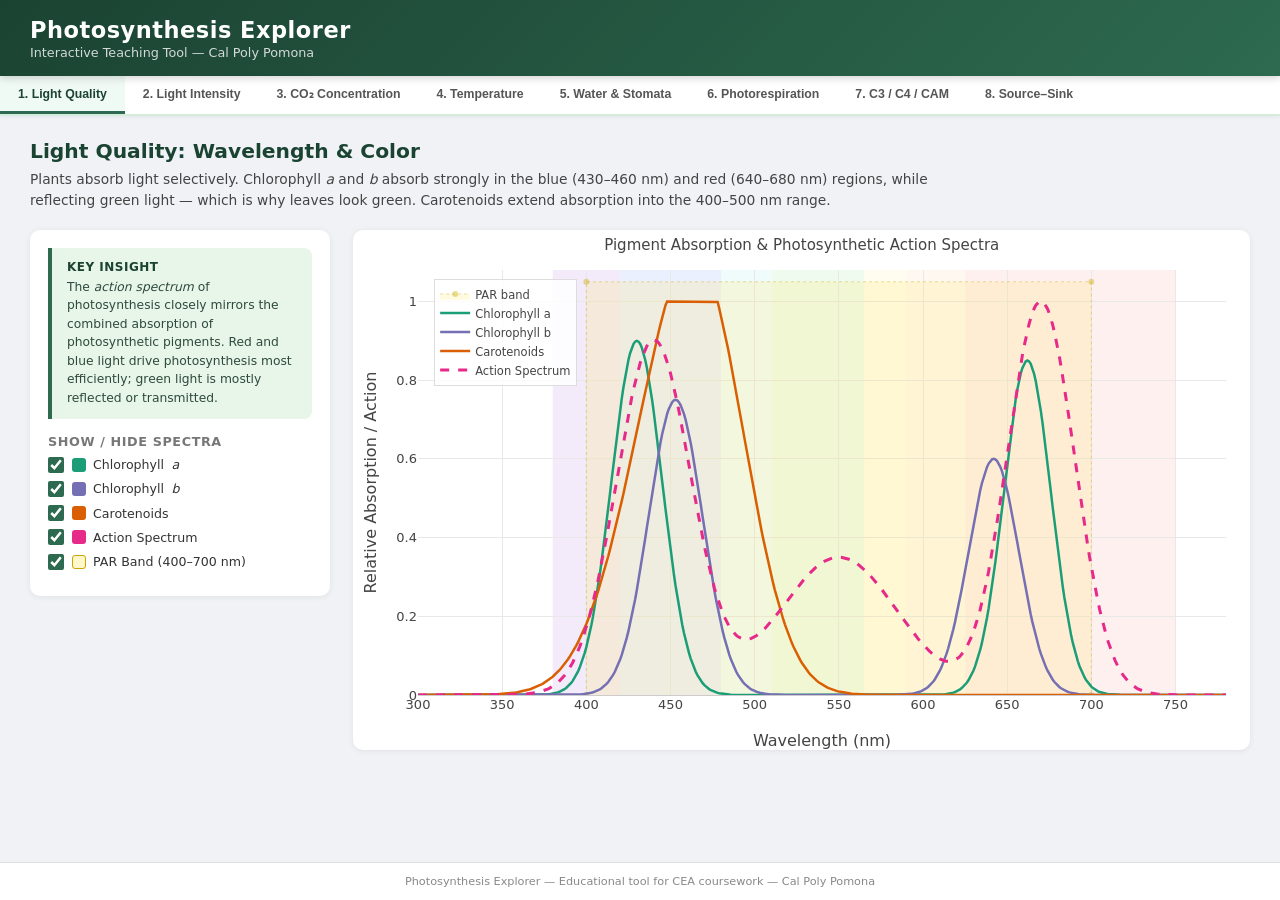
<file: tools/photosynthesis-explorer/index.html>
<!DOCTYPE html>
<html lang="en">
<head>
    <meta charset="UTF-8">
    <meta name="viewport" content="width=device-width, initial-scale=1.0">
    <title>Photosynthesis Explorer</title>
    <link rel="stylesheet" href="style.css">
    <script src="https://cdn.plot.ly/plotly-2.35.2.min.js"></script>
</head>
<body>

<header>
    <div class="header-inner">
        <h1>Photosynthesis Explorer</h1>
        <p class="subtitle">Interactive Teaching Tool &mdash; Cal Poly Pomona</p>
    </div>
</header>

<nav class="tab-bar">
    <button class="tab active" data-tab="light-quality">1. Light Quality</button>
    <button class="tab" data-tab="light-intensity">2. Light Intensity</button>
    <button class="tab" data-tab="co2">3. CO&#8322; Concentration</button>
    <button class="tab" data-tab="temperature">4. Temperature</button>
    <button class="tab" data-tab="water">5. Water &amp; Stomata</button>
    <button class="tab" data-tab="photorespiration">6. Photorespiration</button>
    <button class="tab" data-tab="mechanisms">7. C3 / C4 / CAM</button>
    <button class="tab" data-tab="source-sink">8. Source&ndash;Sink</button>
</nav>

<main>

    <!-- ============================================================ -->
    <!-- TAB 1: LIGHT QUALITY -->
    <!-- ============================================================ -->
    <section id="light-quality" class="panel active">
        <div class="panel-intro">
            <h2>Light Quality: Wavelength &amp; Color</h2>
            <p>Plants absorb light selectively. Chlorophyll <em>a</em> and <em>b</em> absorb strongly in the blue (430&ndash;460 nm) and red (640&ndash;680 nm) regions, while reflecting green light &mdash; which is why leaves look green. Carotenoids extend absorption into the 400&ndash;500 nm range.</p>
        </div>
        <div class="panel-body">
            <div class="controls">
                <div class="key-insight">
                    <strong>Key Insight</strong>
                    <p>The <em>action spectrum</em> of photosynthesis closely mirrors the combined absorption of photosynthetic pigments. Red and blue light drive photosynthesis most efficiently; green light is mostly reflected or transmitted.</p>
                </div>
                <h3>Show / Hide Spectra</h3>
                <label class="cb-label"><input type="checkbox" id="lq-chla" checked> <span class="cb-swatch" style="background:#1b9e77"></span> Chlorophyll <em>a</em></label>
                <label class="cb-label"><input type="checkbox" id="lq-chlb" checked> <span class="cb-swatch" style="background:#7570b3"></span> Chlorophyll <em>b</em></label>
                <label class="cb-label"><input type="checkbox" id="lq-carot" checked> <span class="cb-swatch" style="background:#d95f02"></span> Carotenoids</label>
                <label class="cb-label"><input type="checkbox" id="lq-action" checked> <span class="cb-swatch" style="background:#e7298a"></span> Action Spectrum</label>
                <label class="cb-label"><input type="checkbox" id="lq-par" checked> <span class="cb-swatch" style="background:rgba(255,215,0,0.2); border:1px solid #cca600"></span> PAR Band (400&ndash;700 nm)</label>
            </div>
            <div class="plot-area">
                <div id="plot-lq" class="plot"></div>
            </div>
        </div>
    </section>

    <!-- ============================================================ -->
    <!-- TAB 2: LIGHT INTENSITY -->
    <!-- ============================================================ -->
    <section id="light-intensity" class="panel">
        <div class="panel-intro">
            <h2>Light Intensity: The Light Response Curve</h2>
            <p>Net photosynthesis (A<sub>n</sub>) increases with photosynthetic photon flux density (PPFD) but saturates at high light. The shape of this curve is governed by the maximum photosynthetic rate (A<sub>max</sub>), the quantum yield (&alpha;), and dark respiration (R<sub>d</sub>).</p>
        </div>
        <div class="panel-body">
            <div class="controls">
                <div class="key-insight">
                    <strong>Key Insight</strong>
                    <p>The <em>light compensation point</em> is where photosynthesis exactly balances respiration (A<sub>n</sub> = 0). Above the <em>light saturation point</em>, more light gives diminishing returns.</p>
                </div>
                <label>A<sub>max</sub> (&mu;mol CO&#8322;/m&sup2;/s)
                    <input type="range" id="li-amax" min="5" max="50" step="1" value="25">
                    <span class="slider-val" id="li-amax-val">25</span>
                </label>
                <label>Quantum yield &alpha; (mol CO&#8322;/mol photons)
                    <input type="range" id="li-alpha" min="0.01" max="0.08" step="0.005" value="0.05">
                    <span class="slider-val" id="li-alpha-val">0.050</span>
                </label>
                <label>Dark respiration R<sub>d</sub> (&mu;mol/m&sup2;/s)
                    <input type="range" id="li-rd" min="0" max="5" step="0.25" value="1.5">
                    <span class="slider-val" id="li-rd-val">1.5</span>
                </label>
            </div>
            <div class="plot-area">
                <div id="plot-li" class="plot"></div>
            </div>
        </div>
    </section>

    <!-- ============================================================ -->
    <!-- TAB 3: CO2 CONCENTRATION -->
    <!-- ============================================================ -->
    <section id="co2" class="panel">
        <div class="panel-intro">
            <h2>CO&#8322; Concentration: The A&ndash;C<sub>i</sub> Curve</h2>
            <p>The relationship between net assimilation (A<sub>n</sub>) and intercellular CO&#8322; (C<sub>i</sub>) reveals two key limitations: at low C<sub>i</sub>, Rubisco carboxylation limits photosynthesis; at high C<sub>i</sub>, electron transport (RuBP regeneration) becomes limiting.</p>
        </div>
        <div class="panel-body">
            <div class="controls">
                <div class="key-insight">
                    <strong>Key Insight</strong>
                    <p>At current ambient CO&#8322; (~420 ppm), C3 plants are <em>not</em> CO&#8322;-saturated. Enriching to 800&ndash;1000 ppm typically boosts photosynthesis 30&ndash;50%. This is the basis for CO&#8322; enrichment in greenhouses.</p>
                </div>
                <label>V<sub>cmax25</sub> (&mu;mol/m&sup2;/s)
                    <input type="range" id="co2-vcmax" min="20" max="200" step="5" value="80">
                    <span class="slider-val" id="co2-vcmax-val">80</span>
                </label>
                <label>J<sub>max25</sub> (&mu;mol/m&sup2;/s)
                    <input type="range" id="co2-jmax" min="40" max="400" step="10" value="150">
                    <span class="slider-val" id="co2-jmax-val">150</span>
                </label>
                <label>PPFD (&mu;mol/m&sup2;/s)
                    <input type="range" id="co2-ppfd" min="100" max="2000" step="50" value="1000">
                    <span class="slider-val" id="co2-ppfd-val">1000</span>
                </label>
                <label>Leaf temperature (&deg;C)
                    <input type="range" id="co2-temp" min="10" max="45" step="1" value="25">
                    <span class="slider-val" id="co2-temp-val">25</span>
                </label>
                <label class="cb-label"><input type="checkbox" id="co2-show-components" checked> Show Rubisco &amp; RuBP limitation curves</label>
            </div>
            <div class="plot-area">
                <div id="plot-co2" class="plot"></div>
            </div>
        </div>
    </section>

    <!-- ============================================================ -->
    <!-- TAB 4: TEMPERATURE -->
    <!-- ============================================================ -->
    <section id="temperature" class="panel">
        <div class="panel-intro">
            <h2>Temperature: Enzyme Kinetics &amp; Thermal Optimum</h2>
            <p>Photosynthetic enzymes have temperature-dependent activity. As temperature rises, reaction rates increase (Arrhenius kinetics) until an optimum, beyond which enzyme deactivation causes a steep decline. Different species have different thermal optima.</p>
        </div>
        <div class="panel-body">
            <div class="controls">
                <div class="key-insight">
                    <strong>Key Insight</strong>
                    <p>The photosynthetic optimum reflects a balance: Rubisco activity rises with temperature, but so does photorespiration. High temperatures also denature proteins. Cool-season crops (lettuce, spinach) peak at 20&ndash;25&deg;C; warm-season crops (tomato) peak at 30&ndash;35&deg;C.</p>
                </div>
                <label>PPFD (&mu;mol/m&sup2;/s)
                    <input type="range" id="temp-ppfd" min="200" max="2000" step="50" value="1000">
                    <span class="slider-val" id="temp-ppfd-val">1000</span>
                </label>
                <label>CO&#8322; (ppm)
                    <input type="range" id="temp-co2" min="200" max="1200" step="50" value="400">
                    <span class="slider-val" id="temp-co2-val">400</span>
                </label>
                <h3>Compare species</h3>
                <label class="cb-label"><input type="checkbox" id="temp-lettuce" checked> <span class="cb-swatch" style="background:#2d6a4f"></span> Lettuce (cool-season)</label>
                <label class="cb-label"><input type="checkbox" id="temp-tomato" checked> <span class="cb-swatch" style="background:#e63946"></span> Tomato (warm-season)</label>
                <label class="cb-label"><input type="checkbox" id="temp-cucumber" checked> <span class="cb-swatch" style="background:#457b9d"></span> Cucumber (warm-season)</label>
                <label class="cb-label"><input type="checkbox" id="temp-show-vcmax" > Show V<sub>cmax</sub>(T) and J<sub>max</sub>(T) curves</label>
            </div>
            <div class="plot-area">
                <div id="plot-temp" class="plot"></div>
            </div>
        </div>
    </section>

    <!-- ============================================================ -->
    <!-- TAB 5: WATER & STOMATA -->
    <!-- ============================================================ -->
    <section id="water" class="panel">
        <div class="panel-intro">
            <h2>Water Availability &amp; Stomatal Conductance</h2>
            <p>Stomata are the gatekeepers: they open to let CO&#8322; in for photosynthesis but lose water vapor in the process. When vapor pressure deficit (VPD) is high or soil water is low, stomata close to conserve water &mdash; at the cost of reduced photosynthesis.</p>
        </div>
        <div class="panel-body">
            <div class="controls">
                <div class="key-insight">
                    <strong>Key Insight</strong>
                    <p>As soil dries, stomata close &rarr; less transpiration &rarr; <strong>leaf loses evaporative cooling</strong> &rarr; leaf temperature rises above air &rarr; more photorespiration + enzyme damage. The <span style="color:#e74c3c">red shaded area</span> (top plot) shows leaf heating. The <span style="color:#e74c3c">red gap</span> (bottom plot) shows how much MORE photosynthesis drops because of this heating &mdash; beyond what stomatal closure alone would cause.</p>
                </div>
                <label>Stomatal sensitivity g<sub>1</sub> (kPa<sup>0.5</sup>)
                    <input type="range" id="water-g1" min="1" max="12" step="0.5" value="4.0">
                    <span class="slider-val" id="water-g1-val">4.0</span>
                </label>
                <label>Min. conductance g<sub>0</sub> (mol/m&sup2;/s)
                    <input type="range" id="water-g0" min="0" max="0.05" step="0.005" value="0.01">
                    <span class="slider-val" id="water-g0-val">0.010</span>
                </label>
                <label>PPFD (&mu;mol/m&sup2;/s)
                    <input type="range" id="water-ppfd" min="200" max="2000" step="50" value="1500">
                    <span class="slider-val" id="water-ppfd-val">1500</span>
                </label>
                <label>Air temperature (&deg;C)
                    <input type="range" id="water-temp" min="15" max="40" step="1" value="30">
                    <span class="slider-val" id="water-temp-val">30</span>
                </label>
                <label>Air relative humidity (%)
                    <input type="range" id="water-rh" min="20" max="80" step="5" value="40">
                    <span class="slider-val" id="water-rh-val">40</span>
                </label>
            </div>
            <div class="plot-area two-plots">
                <div id="plot-water-gs" class="plot-half"></div>
                <div id="plot-water-an" class="plot-half"></div>
            </div>
        </div>
    </section>

    <!-- ============================================================ -->
    <!-- TAB 6: PHOTORESPIRATION -->
    <!-- ============================================================ -->
    <section id="photorespiration" class="panel">
        <div class="panel-intro">
            <h2>Photorespiration: The Rubisco Problem</h2>
            <p>Rubisco can fix either CO&#8322; (carboxylation &rarr; photosynthesis) or O&#8322; (oxygenation &rarr; photorespiration). At current atmospheric levels (~21% O&#8322;, 0.04% CO&#8322;), about 25% of Rubisco reactions fix O&#8322; instead of CO&#8322; in C3 plants, wasting energy.</p>
        </div>
        <div class="panel-body">
            <div class="controls">
                <div class="key-insight">
                    <strong>Key Insight</strong>
                    <p>Photorespiration increases with temperature because the CO&#8322;/O&#8322; specificity of Rubisco decreases. At 2% O&#8322; (lab conditions), photorespiration is nearly eliminated and the CO&#8322; compensation point (&Gamma;*) drops dramatically.</p>
                </div>
                <label>O&#8322; concentration (%)
                    <input type="range" id="pr-o2" min="1" max="40" step="1" value="21">
                    <span class="slider-val" id="pr-o2-val">21</span>
                </label>
                <label>Leaf temperature (&deg;C)
                    <input type="range" id="pr-temp" min="10" max="45" step="1" value="25">
                    <span class="slider-val" id="pr-temp-val">25</span>
                </label>
                <label>PPFD (&mu;mol/m&sup2;/s)
                    <input type="range" id="pr-ppfd" min="200" max="2000" step="50" value="1500">
                    <span class="slider-val" id="pr-ppfd-val">1500</span>
                </label>
                <label class="cb-label"><input type="checkbox" id="pr-show-ref" checked> Show 21% O&#8322; reference curve</label>
            </div>
            <div class="plot-area">
                <div id="plot-pr" class="plot"></div>
            </div>
        </div>
    </section>

    <!-- ============================================================ -->
    <!-- TAB 7: C3 / C4 / CAM -->
    <!-- ============================================================ -->
    <section id="mechanisms" class="panel">
        <div class="panel-intro">
            <h2>Photosynthetic Mechanisms: C3, C4, and CAM</h2>
            <p>C3 plants fix CO&#8322; directly via Rubisco. C4 plants use a CO&#8322;-concentrating mechanism (PEP carboxylase) to boost Rubisco efficiency. CAM plants open stomata at night to store CO&#8322; as malic acid, then fix it during the day with closed stomata to save water.</p>
        </div>
        <div class="panel-body">
            <div class="controls">
                <div class="key-insight">
                    <strong>Key Insight</strong>
                    <p><strong>C3</strong> (lettuce, wheat, rice): efficient at cool temps, low light. <strong>C4</strong> (corn, sugarcane): dominant at high temps, high light &mdash; virtually no photorespiration. <strong>CAM</strong> (pineapple, cacti): extreme water conservation at the cost of slow growth.</p>
                </div>
                <h3>Compare response</h3>
                <div class="pill-group">
                    <button class="pill active" data-view="mech-light">Light Response</button>
                    <button class="pill" data-view="mech-co2">CO&#8322; Response</button>
                    <button class="pill" data-view="mech-temp">Temperature</button>
                    <button class="pill" data-view="mech-diurnal">CAM Diurnal</button>
                </div>
                <label class="cb-label"><input type="checkbox" id="mech-c3" checked> <span class="cb-swatch" style="background:#2d6a4f"></span> C3 Plant</label>
                <label class="cb-label"><input type="checkbox" id="mech-c4" checked> <span class="cb-swatch" style="background:#e76f51"></span> C4 Plant</label>
                <label class="cb-label"><input type="checkbox" id="mech-cam" checked> <span class="cb-swatch" style="background:#264653"></span> CAM Plant</label>
            </div>
            <div class="plot-area">
                <div id="plot-mech" class="plot"></div>
            </div>
        </div>
    </section>

    <!-- ============================================================ -->
    <!-- TAB 8: SOURCE-SINK -->
    <!-- ============================================================ -->
    <section id="source-sink" class="panel">
        <div class="panel-intro">
            <h2>Source&ndash;Sink Relationships &amp; Carbon Partitioning</h2>
            <p><strong>Sources</strong> are organs that export carbohydrate (mature leaves producing more sugar than they need). <strong>Sinks</strong> are organs that import carbohydrate (roots, fruits, seeds, growing tips, young leaves). Carbon partitioning &mdash; how the plant distributes its photosynthetic products &mdash; changes with development stage <em>and</em> carbon availability.</p>
        </div>
        <div class="panel-body">
            <div class="controls">
                <div class="key-insight">
                    <strong>Key Insight</strong>
                    <p>Under carbon limitation, plants prioritize survival (roots, leaves) over reproduction (fruit). Below a minimum carbon threshold, fruit set fails entirely. Growers manipulate this: <strong>pruning</strong> directs carbon to remaining fruits; <strong>removing flowers early</strong> builds root reserves; <strong>fruit thinning</strong> increases individual fruit size; <strong>CO&#8322; enrichment</strong> boosts source strength.</p>
                </div>
                <label>Crop type
                    <select id="ss-crop">
                        <option value="lettuce">Lettuce (leafy)</option>
                        <option value="tomato" selected>Tomato (fruiting)</option>
                        <option value="strawberry">Strawberry (fruiting)</option>
                    </select>
                </label>
                <label>Daily photosynthesis (g CH&#8322;O/m&sup2;/d)
                    <input type="range" id="ss-photo" min="5" max="60" step="1" value="30">
                    <span class="slider-val" id="ss-photo-val">30</span>
                </label>
                <label>Growth day (days after transplant)
                    <input type="range" id="ss-day" min="1" max="200" step="1" value="80">
                    <span class="slider-val" id="ss-day-val">80</span>
                </label>
            </div>
            <div class="plot-area two-plots">
                <div id="plot-ss-time" class="plot-half"></div>
                <div id="plot-ss-pie" class="plot-half"></div>
            </div>
        </div>
    </section>

</main>

<footer>
    <p>Photosynthesis Explorer &mdash; Educational tool for CEA coursework &mdash; Cal Poly Pomona</p>
</footer>

<script src="app.js"></script>
</body>
</html>
</file>
<file: tools/photosynthesis-explorer/style.css>
/* ── Reset & Base ──────────────────────────────────────────────── */
*, *::before, *::after { box-sizing: border-box; margin: 0; padding: 0; }
html { font-size: 15px; }
body {
    font-family: 'Segoe UI', system-ui, -apple-system, sans-serif;
    background: #f0f2f5;
    color: #1a1a2e;
    min-height: 100vh;
    display: flex;
    flex-direction: column;
}

/* ── Header ───────────────────────────────────────────────────── */
header {
    background: linear-gradient(135deg, #1b4332 0%, #2d6a4f 100%);
    color: #fff;
    padding: 1.1rem 2rem;
    box-shadow: 0 2px 8px rgba(0,0,0,.18);
    position: sticky;
    top: 0;
    z-index: 100;
}
header h1 { font-size: 1.5rem; font-weight: 700; letter-spacing: .5px; }
header .subtitle { font-size: .85rem; opacity: .8; margin-top: .15rem; }

/* ── Tab Bar ──────────────────────────────────────────────────── */
.tab-bar {
    display: flex;
    gap: 0;
    background: #fff;
    border-bottom: 2px solid #d4edda;
    overflow-x: auto;
    position: sticky;
    top: 0;
    z-index: 90;
    box-shadow: 0 1px 4px rgba(0,0,0,.06);
}
.tab {
    flex: 0 0 auto;
    padding: .7rem 1.2rem;
    border: none;
    background: transparent;
    font-size: .82rem;
    font-weight: 600;
    color: #555;
    cursor: pointer;
    border-bottom: 3px solid transparent;
    transition: all .2s;
    white-space: nowrap;
}
.tab:hover { color: #2d6a4f; background: #f0faf4; }
.tab.active {
    color: #1b4332;
    border-bottom-color: #2d6a4f;
    background: #f0faf4;
}

/* ── Panels ───────────────────────────────────────────────────── */
.panel { display: none; }
.panel.active { display: block; }

main {
    flex: 1;
    padding: 1.5rem 2rem;
    max-width: 1400px;
    margin: 0 auto;
    width: 100%;
}

.panel-intro {
    margin-bottom: 1.2rem;
}
.panel-intro h2 {
    font-size: 1.35rem;
    color: #1b4332;
    margin-bottom: .4rem;
}
.panel-intro p {
    font-size: .92rem;
    color: #444;
    line-height: 1.55;
    max-width: 900px;
}

.panel-body {
    display: flex;
    gap: 1.5rem;
    align-items: flex-start;
}

/* ── Controls Column ──────────────────────────────────────────── */
.controls {
    flex: 0 0 300px;
    background: #fff;
    border-radius: 10px;
    padding: 1.2rem;
    box-shadow: 0 1px 6px rgba(0,0,0,.07);
}
.controls h3 {
    font-size: .85rem;
    text-transform: uppercase;
    letter-spacing: .6px;
    color: #777;
    margin: 1rem 0 .5rem;
}
.controls label {
    display: block;
    font-size: .84rem;
    color: #333;
    margin-bottom: .9rem;
    font-weight: 500;
}
.controls input[type="range"] {
    width: 100%;
    margin-top: .3rem;
    accent-color: #2d6a4f;
}
.controls select {
    width: 100%;
    margin-top: .3rem;
    padding: .4rem;
    border: 1px solid #ccc;
    border-radius: 5px;
    font-size: .84rem;
}
.slider-val {
    display: inline-block;
    float: right;
    font-weight: 700;
    color: #2d6a4f;
    font-size: .84rem;
    min-width: 3rem;
    text-align: right;
}

/* ── Key Insight Box ──────────────────────────────────────────── */
.key-insight {
    background: #e8f5e9;
    border-left: 4px solid #2d6a4f;
    border-radius: 0 8px 8px 0;
    padding: .8rem 1rem;
    margin-bottom: 1rem;
}
.key-insight strong {
    display: block;
    font-size: .8rem;
    text-transform: uppercase;
    letter-spacing: .5px;
    color: #1b4332;
    margin-bottom: .3rem;
}
.key-insight p {
    font-size: .82rem;
    line-height: 1.5;
    color: #2e4a3e;
}

/* ── Checkbox labels ──────────────────────────────────────────── */
.cb-label {
    display: flex !important;
    align-items: center;
    gap: .5rem;
    cursor: pointer;
    margin-bottom: .55rem !important;
}
.cb-label input[type="checkbox"] {
    accent-color: #2d6a4f;
    width: 16px;
    height: 16px;
}
.cb-swatch {
    display: inline-block;
    width: 14px;
    height: 14px;
    border-radius: 3px;
    flex-shrink: 0;
}

/* ── Pill Buttons ─────────────────────────────────────────────── */
.pill-group {
    display: flex;
    flex-wrap: wrap;
    gap: .4rem;
    margin-bottom: 1rem;
}
.pill {
    padding: .35rem .75rem;
    border: 1.5px solid #2d6a4f;
    border-radius: 20px;
    background: transparent;
    color: #2d6a4f;
    font-size: .78rem;
    font-weight: 600;
    cursor: pointer;
    transition: all .15s;
}
.pill:hover { background: #e8f5e9; }
.pill.active {
    background: #2d6a4f;
    color: #fff;
}

/* ── Plot Area ────────────────────────────────────────────────── */
.plot-area {
    flex: 1;
    min-width: 0;
}
.plot {
    width: 100%;
    height: 520px;
    background: #fff;
    border-radius: 10px;
    box-shadow: 0 1px 6px rgba(0,0,0,.07);
}

/* Two-plot layout */
.plot-area.two-plots {
    display: flex;
    flex-direction: column;
    gap: 1rem;
}
.plot-half {
    width: 100%;
    height: 310px;
    background: #fff;
    border-radius: 10px;
    box-shadow: 0 1px 6px rgba(0,0,0,.07);
}

/* ── Footer ───────────────────────────────────────────────────── */
footer {
    text-align: center;
    padding: .8rem;
    font-size: .75rem;
    color: #888;
    border-top: 1px solid #e0e0e0;
    background: #fff;
}

/* ── Responsive ───────────────────────────────────────────────── */
@media (max-width: 960px) {
    .panel-body {
        flex-direction: column;
    }
    .controls {
        flex: 0 0 auto;
        width: 100%;
    }
    .plot, .plot-half {
        height: 400px;
    }
    main {
        padding: 1rem;
    }
}
</file>
